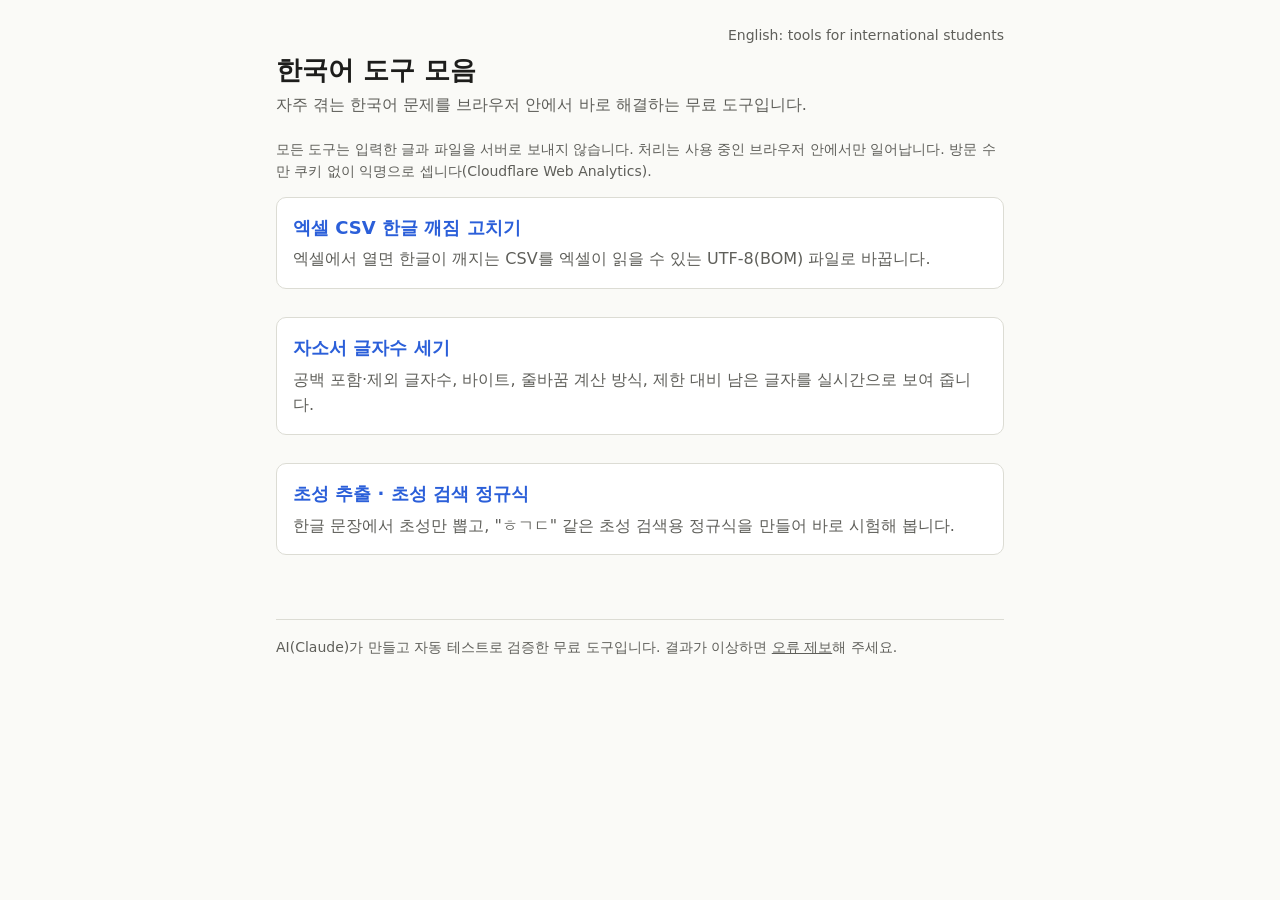
<file: index.html>
<!doctype html>
<html lang="ko">
<head>
<meta charset="utf-8">
<meta name="viewport" content="width=device-width, initial-scale=1">
<title>한국어 도구 모음 - 브라우저에서만 동작하는 무료 도구</title>
<meta name="description" content="엑셀 CSV 한글 깨짐 고치기, 자소서 글자수·바이트 세기, 초성 추출처럼 자주 겪는 한국어 문제를 브라우저 안에서 바로 해결하는 무료 도구 모음입니다.">
<link rel="stylesheet" href="assets/style.css">
<style>
  .tools { list-style: none; padding: 0; margin: 0; display: grid; gap: 12px; }
  .tools a { display: block; text-decoration: none; color: inherit; }
  .tools a:hover .card, .tools a:focus-visible .card { border-color: var(--accent); }
  .tools h2 { margin: 0 0 4px; font-size: 18px; color: var(--accent); }
  .tools p { margin: 0; color: var(--muted); }
</style>
</head>
<body>
<div class="wrap">
  <header class="site"><span></span><a class="home" href="en/" hreflang="en" lang="en">English: tools for international students</a></header>
  <h1>한국어 도구 모음</h1>
  <p class="lead">자주 겪는 한국어 문제를 브라우저 안에서 바로 해결하는 무료 도구입니다.</p>
  <p class="privacy">모든 도구는 입력한 글과 파일을 서버로 보내지 않습니다. 처리는 사용 중인 브라우저 안에서만 일어납니다. 방문 수만 쿠키 없이 익명으로 셉니다(Cloudflare Web Analytics).</p>

  <ul class="tools">
    <li><a href="csv-fix/"><div class="card">
      <h2>엑셀 CSV 한글 깨짐 고치기</h2>
      <p>엑셀에서 열면 한글이 깨지는 CSV를 엑셀이 읽을 수 있는 UTF-8(BOM) 파일로 바꿉니다.</p>
    </div></a></li>
    <li><a href="char-count/"><div class="card">
      <h2>자소서 글자수 세기</h2>
      <p>공백 포함·제외 글자수, 바이트, 줄바꿈 계산 방식, 제한 대비 남은 글자를 실시간으로 보여 줍니다.</p>
    </div></a></li>
    <li><a href="chosung/"><div class="card">
      <h2>초성 추출 · 초성 검색 정규식</h2>
      <p>한글 문장에서 초성만 뽑고, "ㅎㄱㄷ" 같은 초성 검색용 정규식을 만들어 바로 시험해 봅니다.</p>
    </div></a></li>
  </ul>

  <footer class="site">
    AI(Claude)가 만들고 자동 테스트로 검증한 무료 도구입니다. 결과가 이상하면 <a href="https://github.com/ghwnd8938-netizen/hangul-tools/issues">오류 제보</a>해 주세요.<br>
    <span id="support"></span>
  </footer>
</div>
<!-- Cloudflare Web Analytics --><script type='module' src='https://static.cloudflareinsights.com/beacon.min.js' data-cf-beacon='{"token": "afccc6780c41436a98f3edf4b175fd0a"}'></script><!-- End Cloudflare Web Analytics -->
</body>
</html>
</file>
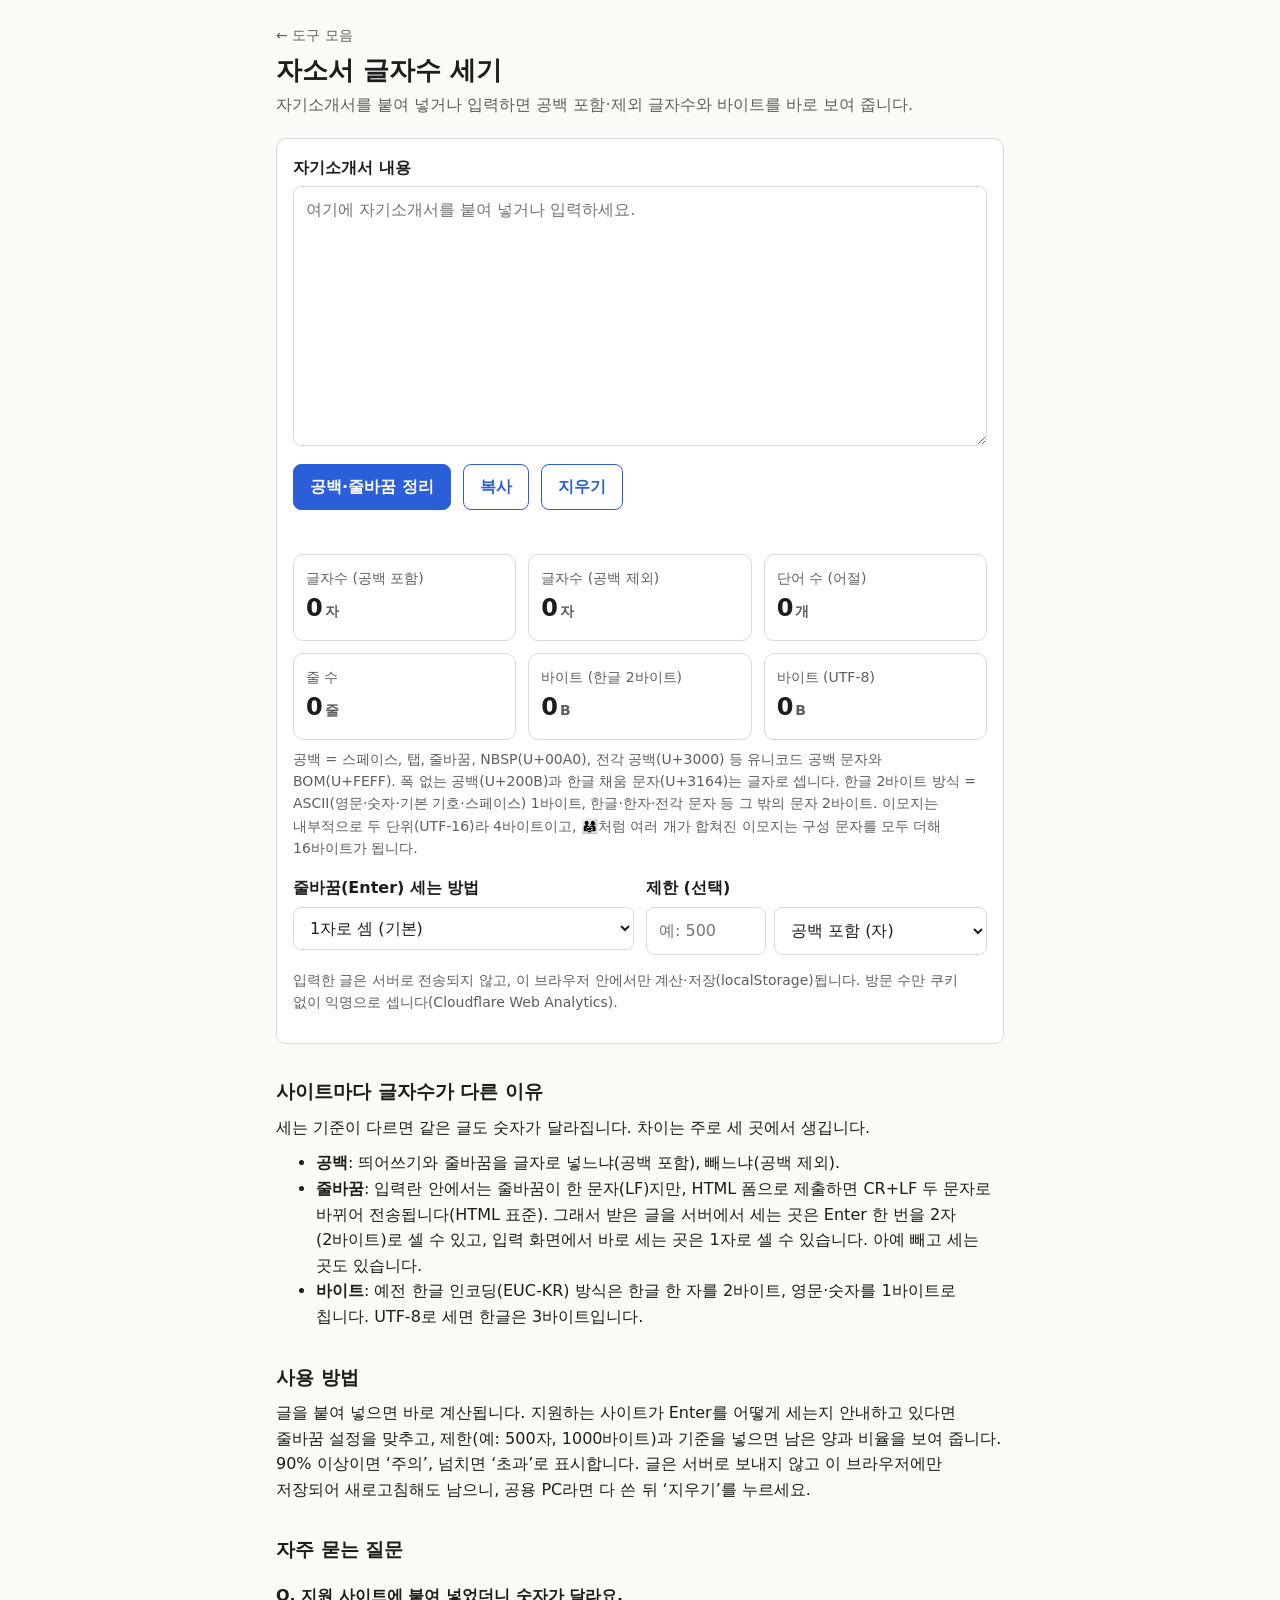
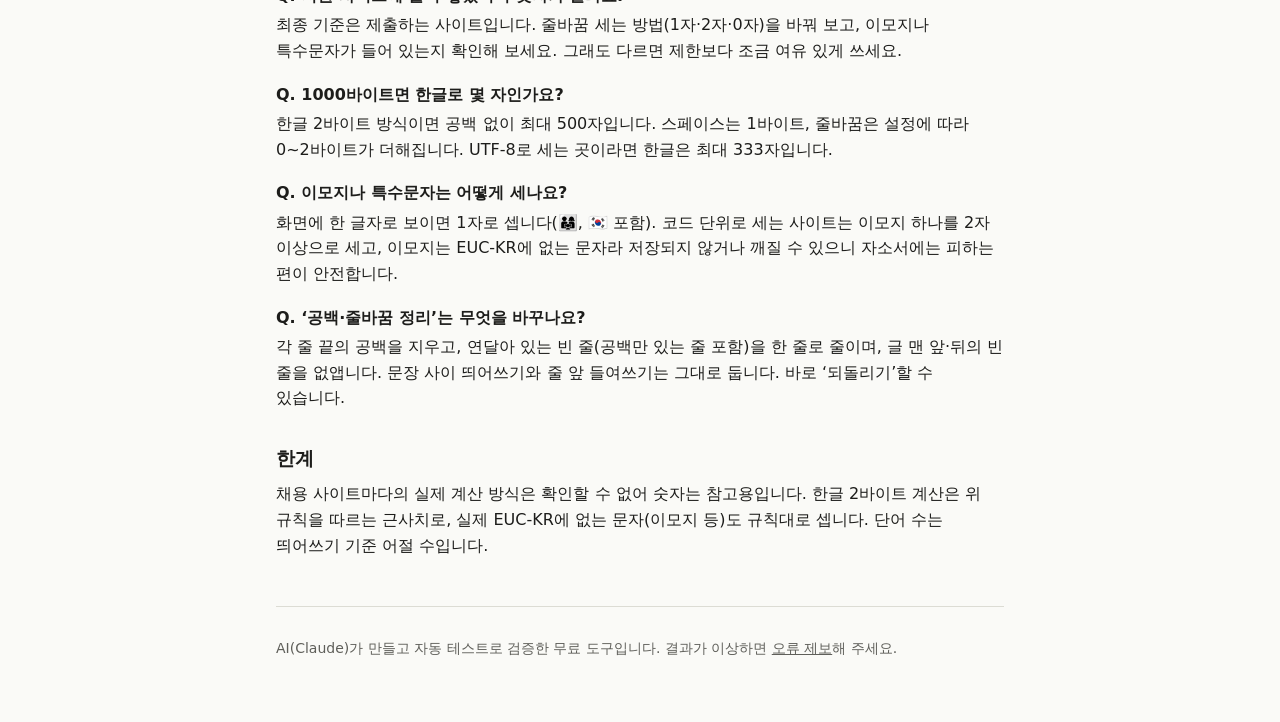
<file: char-count/index.html>
<!doctype html>
<html lang="ko">
<head>
<meta charset="utf-8">
<meta name="viewport" content="width=device-width, initial-scale=1">
<title>자소서 글자수 세기 (공백 포함·제외, 바이트) - 무료 온라인 도구</title>
<meta name="description" content="자기소개서 글자수를 공백 포함·제외, 단어 수, 줄 수, 바이트(한글 2바이트·UTF-8)로 입력하는 즉시 셉니다. 줄바꿈을 1자·2자·0자로 세는 방식을 고를 수 있고, 글은 브라우저 밖으로 전송되지 않습니다.">
<link rel="stylesheet" href="../assets/style.css">
<style>
  :root { color-scheme: light dark; }
  [hidden] { display: none !important; }
  .card .stats { grid-template-columns: repeat(2, minmax(0, 1fr)); margin: 16px 0 8px; }
  @media (min-width: 560px) { .card .stats { grid-template-columns: repeat(3, minmax(0, 1fr)); } }
  .lead, .stat .k, .note, .msg, .limit-text, .privacy, .explain, footer.site { word-break: keep-all; overflow-wrap: anywhere; }
  .stat .v { overflow-wrap: anywhere; }
  .stat .v small { font-size: 14px; font-weight: 600; color: var(--muted); margin-left: 2px; }
  .note { font-size: 14px; color: var(--muted); margin: 4px 0 0; }
  .tools { margin-top: 10px; }
  .msg { font-size: 14px; color: var(--muted); min-height: 1.6em; margin: 6px 0 0; }
  .settings { display: grid; grid-template-columns: repeat(auto-fit, minmax(200px, 1fr)); gap: 12px; margin-top: 16px; }
  .settings > div { min-width: 0; }
  .limit-inputs { display: flex; gap: 8px; flex-wrap: wrap; }
  .limit-inputs input { flex: 0 0 7.5em; width: 7.5em; }
  .limit-inputs select { flex: 1 1 9em; width: auto; min-width: 0; }
  .limit-box { margin-top: 14px; padding: 12px; border: 1px solid var(--border); border-radius: 8px; }
  .limit-text { font-weight: 700; margin: 0 0 8px; font-variant-numeric: tabular-nums; }
  .bar { height: 10px; background: var(--code-bg); border-radius: 5px; overflow: hidden; }
  .bar .fill { height: 100%; width: 0; background: currentColor; border-radius: 5px; }
  textarea#text { min-height: 260px; }
  button:focus-visible, select:focus-visible, input:focus-visible, textarea:focus-visible, a:focus-visible {
    outline: 3px solid var(--accent); outline-offset: 2px; }
  .explain h3 { font-size: 16px; margin: 18px 0 4px; }
  .explain p, .explain ul { margin: 0 0 10px; }
</style>
</head>
<body>
<div class="wrap">
  <header class="site">
    <a class="home" href="../">← 도구 모음</a>
  </header>

  <main>
    <h1>자소서 글자수 세기</h1>
    <p class="lead">자기소개서를 붙여 넣거나 입력하면 공백 포함·제외 글자수와 바이트를 바로 보여 줍니다.</p>

    <section class="card" aria-label="글자수 세기 도구">
      <label for="text">자기소개서 내용</label>
      <textarea id="text" spellcheck="false" placeholder="여기에 자기소개서를 붙여 넣거나 입력하세요."></textarea>

      <div class="row tools">
        <button type="button" id="btn-tidy">공백·줄바꿈 정리</button>
        <button type="button" id="btn-copy" class="secondary">복사</button>
        <button type="button" id="btn-clear" class="secondary">지우기</button>
        <button type="button" id="btn-undo" class="secondary" hidden>되돌리기</button>
      </div>
      <p class="msg" id="msg" role="status" aria-live="polite"></p>

      <div class="stats" id="stats">
        <div class="stat"><div class="k">글자수 (공백 포함)</div><div class="v"><span id="c-with">0</span><small>자</small></div></div>
        <div class="stat"><div class="k">글자수 (공백 제외)</div><div class="v"><span id="c-without">0</span><small>자</small></div></div>
        <div class="stat"><div class="k">단어 수 (어절)</div><div class="v"><span id="c-words">0</span><small>개</small></div></div>
        <div class="stat"><div class="k">줄 수</div><div class="v"><span id="c-lines">0</span><small>줄</small></div></div>
        <div class="stat"><div class="k">바이트 (한글 2바이트)</div><div class="v"><span id="c-euckr">0</span><small>B</small></div></div>
        <div class="stat"><div class="k">바이트 (UTF-8)</div><div class="v"><span id="c-utf8">0</span><small>B</small></div></div>
      </div>
      <p class="note">공백 = 스페이스, 탭, 줄바꿈, NBSP(U+00A0), 전각 공백(U+3000) 등 유니코드 공백 문자와 BOM(U+FEFF). 폭 없는 공백(U+200B)과 한글 채움 문자(U+3164)는 글자로 셉니다.
        한글 2바이트 방식 = ASCII(영문·숫자·기본 기호·스페이스) 1바이트, 한글·한자·전각 문자 등 그 밖의 문자 2바이트. 이모지는 내부적으로 두 단위(UTF-16)라 4바이트이고, 👨‍👩‍👧처럼 여러 개가 합쳐진 이모지는 구성 문자를 모두 더해 16바이트가 됩니다.</p>
      <p class="note" id="fallback-note" hidden>이 브라우저는 글자 분리 기능(Intl.Segmenter)을 지원하지 않아, 이모지·결합 문자는 근사 규칙으로 셉니다.</p>

      <div class="settings">
        <div>
          <label for="newline">줄바꿈(Enter) 세는 방법</label>
          <select id="newline">
            <option value="1">1자로 셈 (기본)</option>
            <option value="2">2자로 셈 (CRLF 방식)</option>
            <option value="0">세지 않음 (0자)</option>
          </select>
        </div>
        <div>
          <label for="limit">제한 (선택)</label>
          <div class="limit-inputs">
            <input type="text" id="limit" inputmode="numeric" autocomplete="off" placeholder="예: 500" aria-describedby="limit-text">
            <select id="mode" aria-label="제한 기준">
              <option value="with">공백 포함 (자)</option>
              <option value="without">공백 제외 (자)</option>
              <option value="euckr">바이트 (한글 2바이트)</option>
              <option value="utf8">바이트 (UTF-8)</option>
            </select>
          </div>
        </div>
      </div>

      <div class="limit-box" id="limit-box" hidden>
        <p class="limit-text" id="limit-text"></p>
        <div class="bar" id="limit-bar" aria-hidden="true"><div class="fill" id="limit-fill"></div></div>
      </div>
      <p class="sr-only" id="limit-alert" aria-live="polite"></p>

      <p class="privacy">입력한 글은 서버로 전송되지 않고, 이 브라우저 안에서만 계산·저장(localStorage)됩니다. 방문 수만 쿠키 없이 익명으로 셉니다(Cloudflare Web Analytics).</p>
    </section>

    <section class="explain">
      <h2>사이트마다 글자수가 다른 이유</h2>
      <p>세는 기준이 다르면 같은 글도 숫자가 달라집니다. 차이는 주로 세 곳에서 생깁니다.</p>
      <ul>
        <li><strong>공백</strong>: 띄어쓰기와 줄바꿈을 글자로 넣느냐(공백 포함), 빼느냐(공백 제외).</li>
        <li><strong>줄바꿈</strong>: 입력란 안에서는 줄바꿈이 한 문자(LF)지만, HTML 폼으로 제출하면 CR+LF 두 문자로 바뀌어 전송됩니다(HTML 표준). 그래서 받은 글을 서버에서 세는 곳은 Enter 한 번을 2자(2바이트)로 셀 수 있고, 입력 화면에서 바로 세는 곳은 1자로 셀 수 있습니다. 아예 빼고 세는 곳도 있습니다.</li>
        <li><strong>바이트</strong>: 예전 한글 인코딩(EUC-KR) 방식은 한글 한 자를 2바이트, 영문·숫자를 1바이트로 칩니다. UTF-8로 세면 한글은 3바이트입니다.</li>
      </ul>

      <h2>사용 방법</h2>
      <p>글을 붙여 넣으면 바로 계산됩니다. 지원하는 사이트가 Enter를 어떻게 세는지 안내하고 있다면 줄바꿈 설정을 맞추고, 제한(예: 500자, 1000바이트)과 기준을 넣으면 남은 양과 비율을 보여 줍니다. 90% 이상이면 ‘주의’, 넘치면 ‘초과’로 표시합니다. 글은 서버로 보내지 않고 이 브라우저에만 저장되어 새로고침해도 남으니, 공용 PC라면 다 쓴 뒤 ‘지우기’를 누르세요.</p>

      <h2>자주 묻는 질문</h2>
      <h3>Q. 지원 사이트에 붙여 넣었더니 숫자가 달라요.</h3>
      <p>최종 기준은 제출하는 사이트입니다. 줄바꿈 세는 방법(1자·2자·0자)을 바꿔 보고, 이모지나 특수문자가 들어 있는지 확인해 보세요. 그래도 다르면 제한보다 조금 여유 있게 쓰세요.</p>
      <h3>Q. 1000바이트면 한글로 몇 자인가요?</h3>
      <p>한글 2바이트 방식이면 공백 없이 최대 500자입니다. 스페이스는 1바이트, 줄바꿈은 설정에 따라 0~2바이트가 더해집니다. UTF-8로 세는 곳이라면 한글은 최대 333자입니다.</p>
      <h3>Q. 이모지나 특수문자는 어떻게 세나요?</h3>
      <p>화면에 한 글자로 보이면 1자로 셉니다(👨‍👩‍👧, 🇰🇷 포함). 코드 단위로 세는 사이트는 이모지 하나를 2자 이상으로 세고, 이모지는 EUC-KR에 없는 문자라 저장되지 않거나 깨질 수 있으니 자소서에는 피하는 편이 안전합니다.</p>
      <h3>Q. ‘공백·줄바꿈 정리’는 무엇을 바꾸나요?</h3>
      <p>각 줄 끝의 공백을 지우고, 연달아 있는 빈 줄(공백만 있는 줄 포함)을 한 줄로 줄이며, 글 맨 앞·뒤의 빈 줄을 없앱니다. 문장 사이 띄어쓰기와 줄 앞 들여쓰기는 그대로 둡니다. 바로 ‘되돌리기’할 수 있습니다.</p>

      <h2>한계</h2>
      <p>채용 사이트마다의 실제 계산 방식은 확인할 수 없어 숫자는 참고용입니다. 한글 2바이트 계산은 위 규칙을 따르는 근사치로, 실제 EUC-KR에 없는 문자(이모지 등)도 규칙대로 셉니다. 단어 수는 띄어쓰기 기준 어절 수입니다.</p>
    </section>
  </main>

  <footer class="site">
    <p>AI(Claude)가 만들고 자동 테스트로 검증한 무료 도구입니다. 결과가 이상하면 <a href="https://github.com/ghwnd8938-netizen/hangul-tools/issues">오류 제보</a>해 주세요.</p>
    <p><span id="support"></span></p>
  </footer>
</div>

<script src="tool.js"></script>
<script>
(function () {
  'use strict';
  var CC = window.CharCount;
  var STORE_KEY = 'hangul-tools:char-count:v1';

  var $ = function (id) { return document.getElementById(id); };
  var ta = $('text'), nlSel = $('newline'), limitIn = $('limit'), modeSel = $('mode');
  var msg = $('msg'), undoBtn = $('btn-undo');
  var out = {
    withSpaces: $('c-with'), withoutSpaces: $('c-without'), words: $('c-words'),
    lines: $('c-lines'), eucKrBytes: $('c-euckr'), utf8Bytes: $('c-utf8')
  };
  var undoText = null;
  var lastLevel = null;
  var saveTimer = null, renderTimer = null, saveWarned = false;

  if (!CC.nativeSegmenter) $('fallback-note').hidden = false;

  function fmt(n) { return n.toLocaleString('ko-KR'); }

  function setMsg(text) { msg.textContent = text; }

  function load() {
    try {
      var raw = window.localStorage.getItem(STORE_KEY);
      if (!raw) return;
      var s = JSON.parse(raw);
      if (typeof s.text === 'string') ta.value = s.text;
      if (s.newline === '0' || s.newline === '1' || s.newline === '2') nlSel.value = s.newline;
      if (typeof s.limit === 'string') limitIn.value = s.limit;
      if (s.mode && modeSel.querySelector('option[value="' + s.mode + '"]')) modeSel.value = s.mode;
    } catch (e) { /* 저장소를 쓸 수 없는 환경: 무시 */ }
  }

  function saveNow() {
    clearTimeout(saveTimer);
    saveTimer = null;
    try {
      window.localStorage.setItem(STORE_KEY, JSON.stringify({
        text: ta.value, newline: nlSel.value, limit: limitIn.value, mode: modeSel.value
      }));
    } catch (e) {
      if (!saveWarned && ta.value) {
        saveWarned = true;
        setMsg('브라우저 저장소를 쓸 수 없어 자동 저장이 되지 않습니다. 새로고침 전에 따로 보관해 주세요.');
      }
    }
  }

  function scheduleSave() {
    clearTimeout(saveTimer);
    saveTimer = setTimeout(saveNow, 300);
  }

  function render() {
    renderTimer = null;
    var c = CC.count(ta.value, { newline: Number(nlSel.value) });
    for (var k in out) out[k].textContent = fmt(c[k]);

    var st = CC.limitStatus(c, limitIn.value, modeSel.value);
    var box = $('limit-box'), lt = $('limit-text'), bar = $('limit-bar');
    if (!st) {
      lastLevel = null;
      $('limit-alert').textContent = '';
      var bad = limitIn.value.trim() !== '';
      limitIn.setAttribute('aria-invalid', bad ? 'true' : 'false');
      box.hidden = !bad;
      lt.textContent = ''; // aria-describedby 가 옛 문구를 읽지 않도록
      if (bad) {
        // 알아볼 수 없는 값을 조용히 무시하지 않고 알려 줍니다.
        lt.textContent = '제한 값을 알아볼 수 없습니다. 1 이상의 숫자로 넣어 주세요 (예: 500, 1,000).';
        lt.className = 'limit-text';
        bar.hidden = true;
      }
      return;
    }
    limitIn.setAttribute('aria-invalid', 'false');
    box.hidden = false;
    bar.hidden = false;
    var u = st.unit;
    var text;
    if (st.level === 'err') {
      text = '초과 — ' + fmt(st.over) + u + ' 넘음 (' + fmt(st.used) + ' / ' + fmt(st.limit) + u + ', ' + st.percent + '%)';
    } else {
      text = (st.level === 'warn' ? '주의' : '여유') + ' — 남은 ' + fmt(st.remaining) + u +
        ' (' + fmt(st.used) + ' / ' + fmt(st.limit) + u + ', ' + st.percent + '%)';
    }
    lt.textContent = text;
    lt.className = 'limit-text ' + st.level;
    bar.className = 'bar ' + st.level;
    $('limit-fill').style.width = Math.min(100, st.percent) + '%';

    if (st.level !== lastLevel) {
      if (lastLevel !== null || st.level !== 'ok') {
        $('limit-alert').textContent = st.level === 'err' ? '제한을 초과했습니다.' :
          st.level === 'warn' ? '제한의 90% 이상을 썼습니다.' : '제한 안에 들어왔습니다.';
      }
      lastLevel = st.level;
    }
  }

  function scheduleRender() {
    // 아주 긴 글은 입력이 잠시 멈출 때 계산해 타이핑이 끊기지 않게 합니다.
    if (ta.value.length > 30000) {
      clearTimeout(renderTimer);
      renderTimer = setTimeout(render, 150);
    } else {
      clearTimeout(renderTimer);
      render();
    }
  }

  function replaceText(newText, message) {
    undoText = ta.value;
    ta.value = newText;
    undoBtn.hidden = false;
    setMsg(message);
    render();
    saveNow();
  }

  ta.addEventListener('input', function () {
    if (!undoBtn.hidden) { undoBtn.hidden = true; undoText = null; }
    scheduleRender();
    scheduleSave();
  });
  [nlSel, limitIn, modeSel].forEach(function (el) {
    el.addEventListener('input', function () { render(); scheduleSave(); });
    el.addEventListener('change', function () { render(); scheduleSave(); });
  });

  $('btn-tidy').addEventListener('click', function () {
    var before = ta.value;
    var after = CC.tidy(before);
    if (after === before.replace(/\r\n?/g, '\n')) {
      setMsg('정리할 공백이나 빈 줄이 없습니다.');
      return;
    }
    var nl = Number(nlSel.value);
    var diff = CC.count(before, { newline: nl }).withSpaces - CC.count(after, { newline: nl }).withSpaces;
    replaceText(after, diff > 0 ? '정리했습니다. 공백 포함 글자수가 ' + fmt(diff) + '자 줄었습니다.' :
      '정리했습니다. 공백 포함 글자수는 그대로입니다' + (nl === 0 ? ' (줄바꿈을 0자로 세는 중).' : '.'));
  });

  $('btn-clear').addEventListener('click', function () {
    if (!ta.value) { setMsg('지울 내용이 없습니다.'); ta.focus(); return; }
    replaceText('', '지웠습니다. 실수였다면 ‘되돌리기’를 누르세요.');
    ta.focus();
  });

  undoBtn.addEventListener('click', function () {
    if (undoText === null) return;
    ta.value = undoText;
    undoText = null;
    undoBtn.hidden = true;
    setMsg('되돌렸습니다.');
    render();
    saveNow();
    ta.focus();
  });

  function copyFallback() {
    var start = ta.selectionStart, end = ta.selectionEnd;
    ta.focus();
    ta.select();
    var ok = false;
    try { ok = document.execCommand('copy'); } catch (e) { ok = false; }
    ta.setSelectionRange(start, end);
    return ok;
  }

  $('btn-copy').addEventListener('click', function () {
    var text = ta.value;
    if (!text) { setMsg('복사할 내용이 없습니다.'); return; }
    var done = function (ok) {
      setMsg(ok ? '전체 글을 클립보드에 복사했습니다.' : '복사하지 못했습니다. 글을 직접 선택해 복사해 주세요.');
    };
    if (navigator.clipboard && navigator.clipboard.writeText) {
      navigator.clipboard.writeText(text).then(function () { done(true); }, function () { done(copyFallback()); });
    } else {
      done(copyFallback());
    }
  });

  window.addEventListener('pagehide', function () { if (saveTimer) saveNow(); });

  load();
  render();
})();
</script>
<!-- Cloudflare Web Analytics --><script type='module' src='https://static.cloudflareinsights.com/beacon.min.js' data-cf-beacon='{"token": "afccc6780c41436a98f3edf4b175fd0a"}'></script><!-- End Cloudflare Web Analytics -->
</body>
</html>
</file>
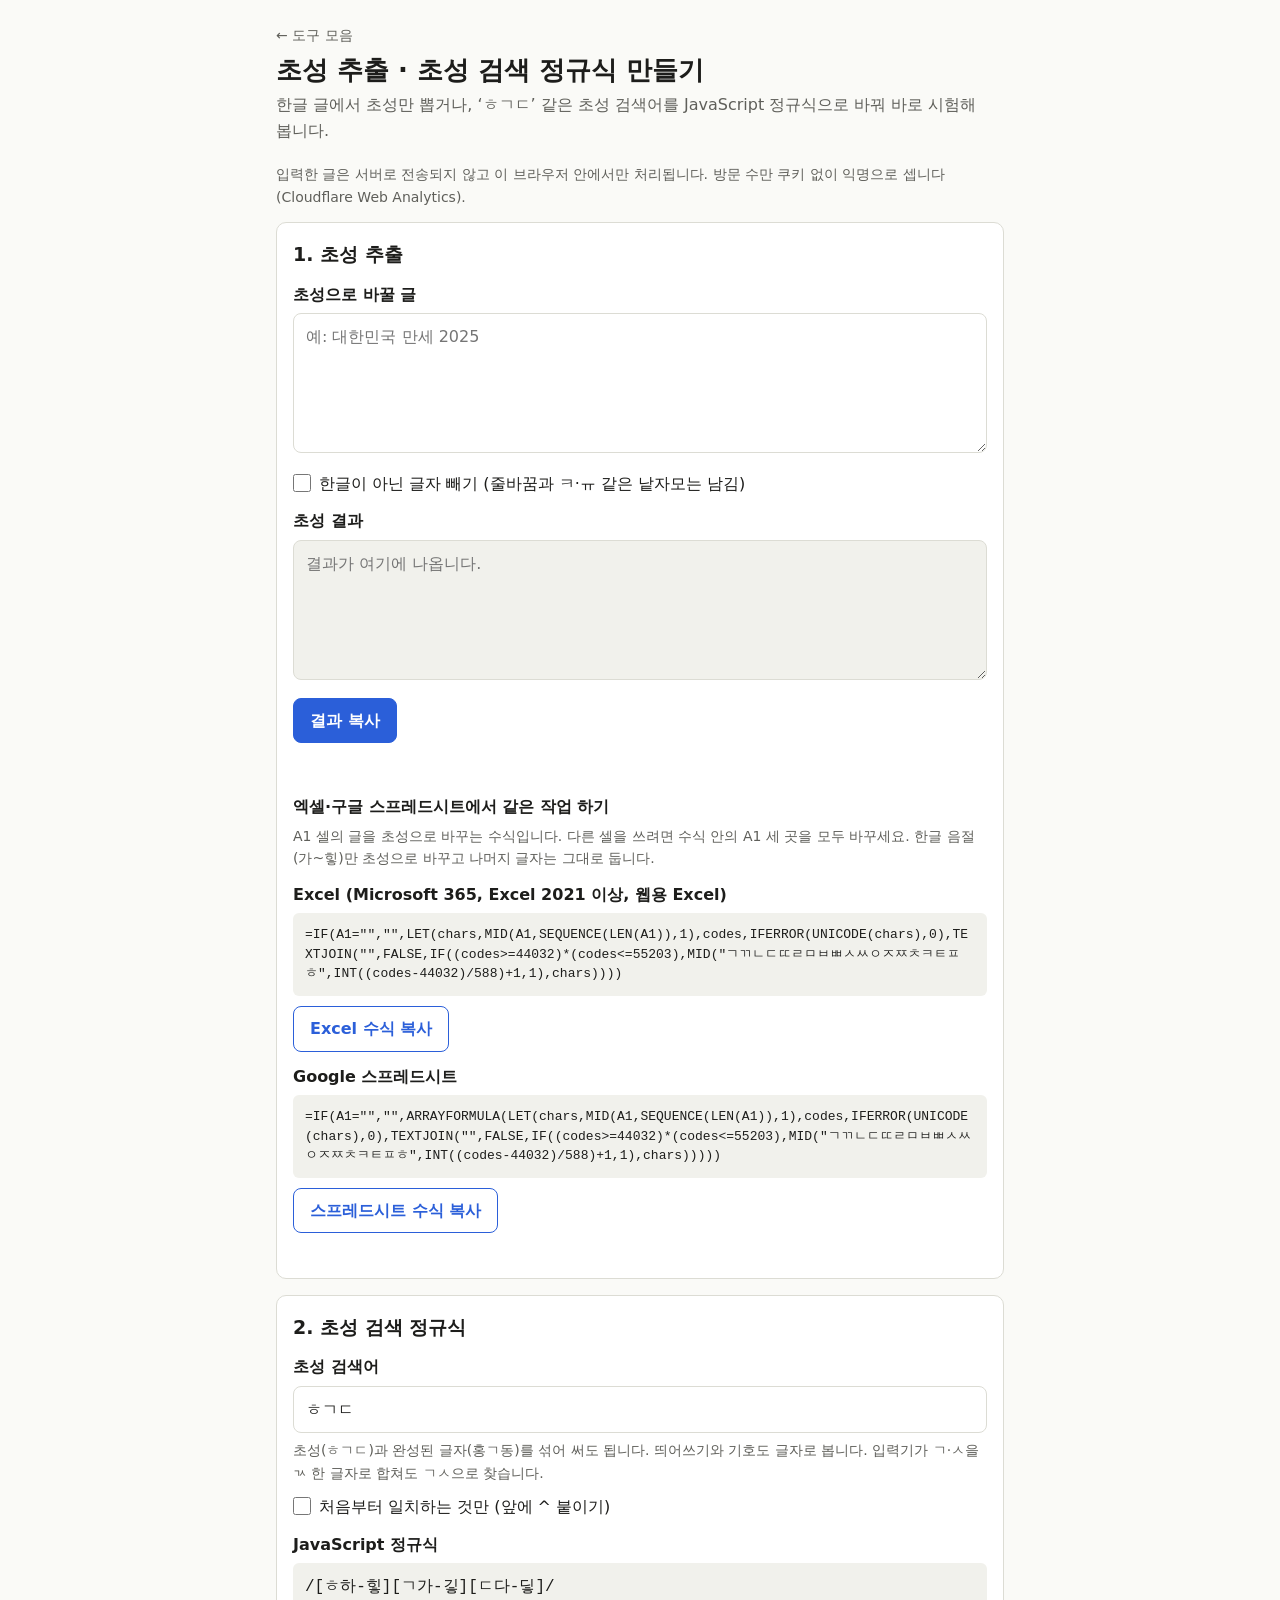
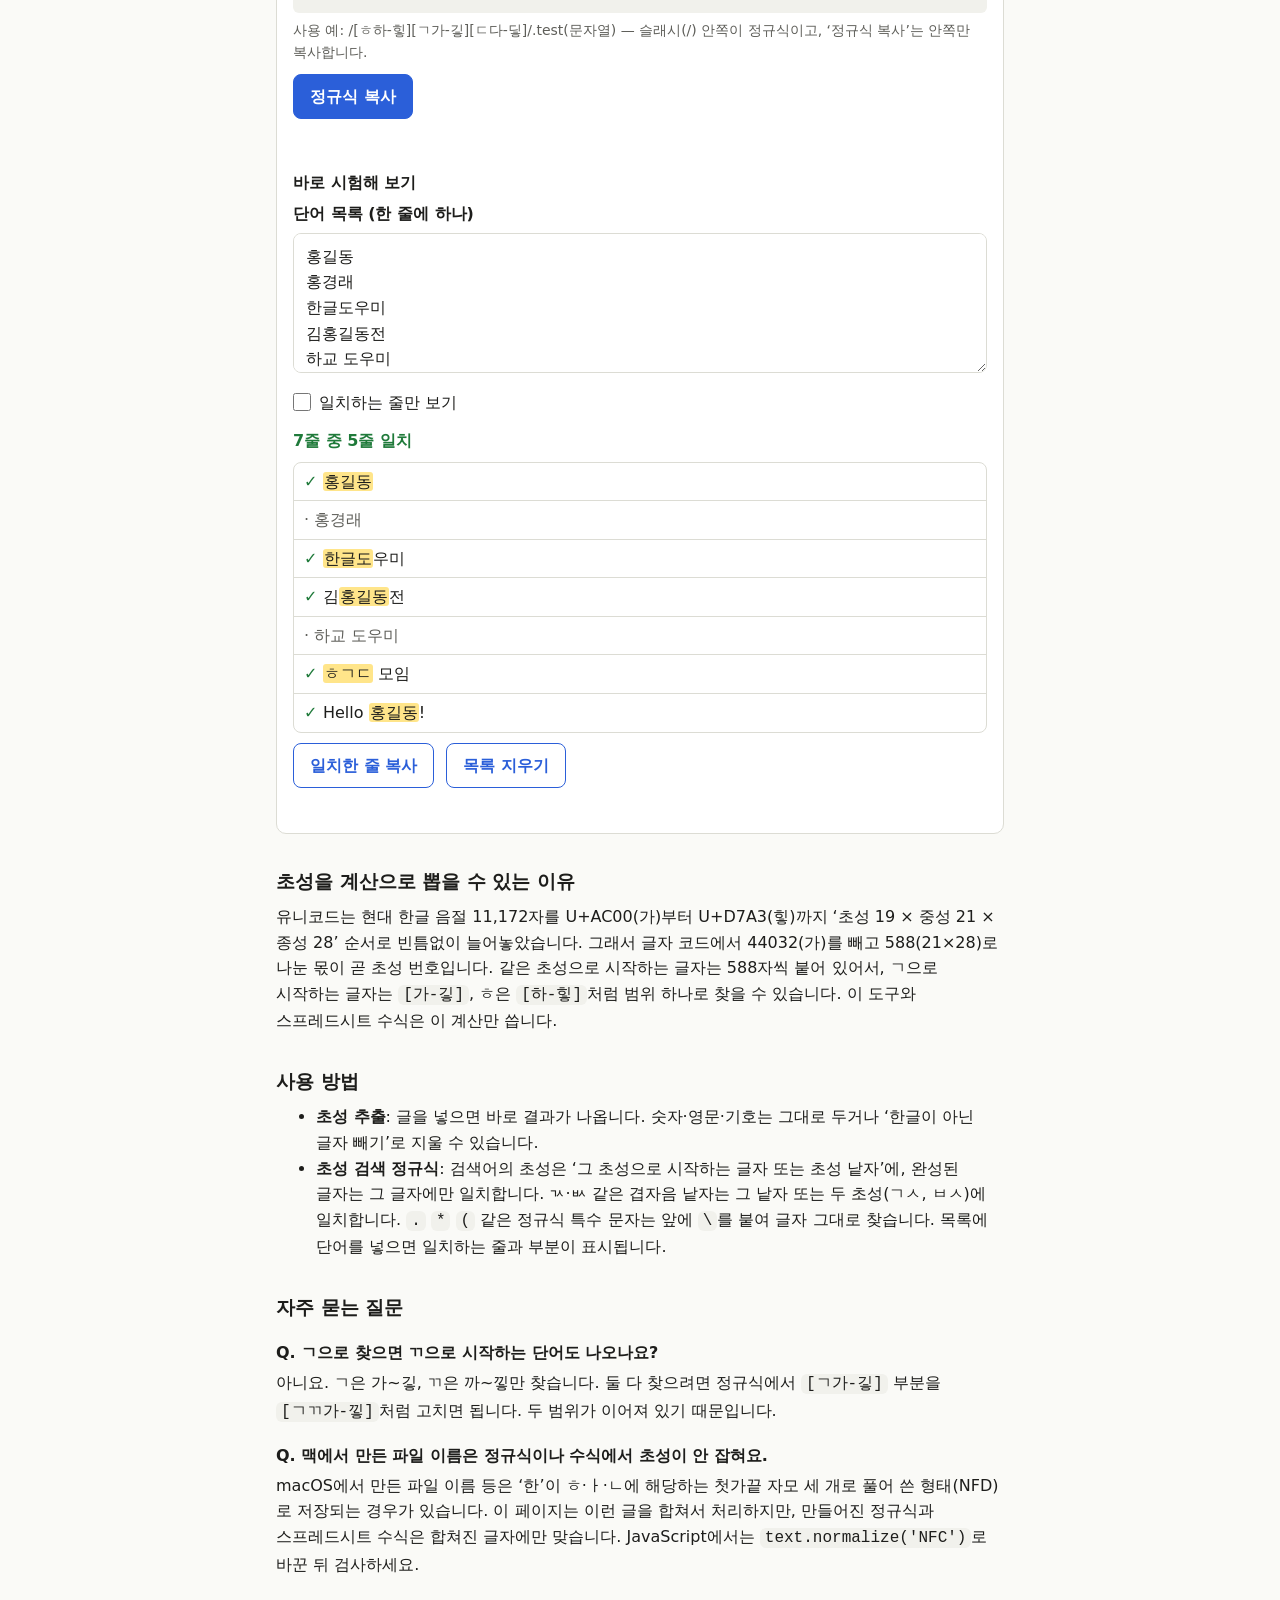
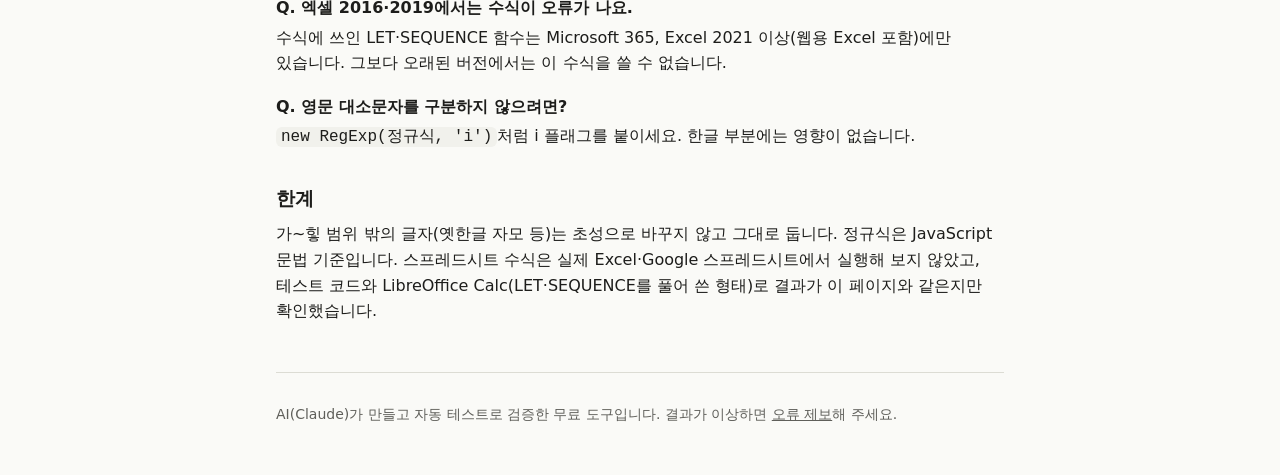
<file: chosung/index.html>
<!doctype html>
<html lang="ko">
<head>
<meta charset="utf-8">
<meta name="viewport" content="width=device-width, initial-scale=1">
<title>초성 추출 · 초성 검색 정규식 만들기 - 무료 온라인 도구</title>
<meta name="description" content="한글 문장에서 초성(ㄱㄴㄷ)만 뽑고, ㅎㄱㄷ처럼 초성으로 찾는 JavaScript 정규식을 만들어 단어 목록에서 바로 시험합니다. 엑셀·구글 스프레드시트용 초성 추출 수식도 있으며, 입력한 글은 브라우저 밖으로 전송되지 않습니다.">
<link rel="stylesheet" href="../assets/style.css">
<style>
  [hidden] { display: none !important; }
  .lead, .note, .msg, .privacy, .explain, footer.site, .count, .check span { word-break: keep-all; overflow-wrap: anywhere; }
  .card h2 { margin: 0 0 12px; }
  .card h3 { font-size: 16px; margin: 22px 0 6px; }
  .card textarea { min-height: 140px; }
  textarea#out { background: var(--code-bg); }
  .check { display: flex; gap: 8px; align-items: flex-start; font-weight: 400; margin: 10px 0 12px; cursor: pointer; }
  .check input { width: 18px; height: 18px; margin: 3px 0 0; flex: 0 0 auto; accent-color: var(--accent); }
  .note { font-size: 14px; color: var(--muted); margin: 6px 0 0; }
  .msg { font-size: 14px; color: var(--muted); min-height: 1.6em; margin: 6px 0 0; }
  .field-title { font-weight: 600; margin: 12px 0 6px; }
  .tools { margin-top: 10px; }
  pre { margin: 0; }
  pre.formula { font-size: 13px; line-height: 1.5; }
  pre#re-src { font-size: 16px; min-height: 2.6em; }
  .count { font-weight: 600; margin: 4px 0 8px; }
  .results { list-style: none; margin: 0; padding: 0; border: 1px solid var(--border); border-radius: 8px;
    max-height: 360px; overflow-y: auto; }
  .results li { padding: 6px 10px; border-bottom: 1px solid var(--border); overflow-wrap: anywhere; white-space: pre-wrap; }
  .results li:last-child { border-bottom: 0; }
  .results li.miss { color: var(--muted); }
  .results li.hit::before { content: "✓ "; color: var(--ok); font-weight: 700; }
  .results li.miss::before { content: "· "; }
  .results li.idle::before { content: "· "; color: var(--muted); }
  .results.only li.miss { display: none; }
  .results:empty { display: none; }
  mark { background: #ffe58a; color: #1d1d1b; border-radius: 3px; padding: 0 1px; }
  button:focus-visible, input:focus-visible, textarea:focus-visible, a:focus-visible, .results:focus-visible {
    outline: 3px solid var(--accent); outline-offset: 2px; }
  .explain h3 { font-size: 16px; margin: 18px 0 4px; }
  .explain p, .explain ul { margin: 0 0 10px; }
</style>
</head>
<body>
<div class="wrap">
  <header class="site">
    <a class="home" href="../">← 도구 모음</a>
  </header>

  <main>
    <h1>초성 추출 · 초성 검색 정규식 만들기</h1>
    <p class="lead">한글 글에서 초성만 뽑거나, ‘ㅎㄱㄷ’ 같은 초성 검색어를 JavaScript 정규식으로 바꿔 바로 시험해 봅니다.</p>
    <p class="privacy">입력한 글은 서버로 전송되지 않고 이 브라우저 안에서만 처리됩니다. 방문 수만 쿠키 없이 익명으로 셉니다(Cloudflare Web Analytics).</p>

    <section class="card" aria-labelledby="h-extract">
      <h2 id="h-extract">1. 초성 추출</h2>
      <label for="src">초성으로 바꿀 글</label>
      <textarea id="src" spellcheck="false" placeholder="예: 대한민국 만세 2025"></textarea>
      <label class="check" for="drop"><input type="checkbox" id="drop"> <span>한글이 아닌 글자 빼기 (줄바꿈과 ㅋ·ㅠ 같은 낱자모는 남김)</span></label>

      <label for="out">초성 결과</label>
      <textarea id="out" readonly spellcheck="false" placeholder="결과가 여기에 나옵니다."></textarea>
      <div class="row tools">
        <button type="button" id="copy-out">결과 복사</button>
      </div>
      <p class="msg" id="msg1" role="status" aria-live="polite"></p>

      <h3>엑셀·구글 스프레드시트에서 같은 작업 하기</h3>
      <p class="note">A1 셀의 글을 초성으로 바꾸는 수식입니다. 다른 셀을 쓰려면 수식 안의 A1 세 곳을 모두 바꾸세요. 한글 음절(가~힣)만 초성으로 바꾸고 나머지 글자는 그대로 둡니다.</p>
      <p class="field-title" id="t-excel">Excel (Microsoft 365, Excel 2021 이상, 웹용 Excel)</p>
      <pre class="formula" id="f-excel"></pre>
      <div class="row tools"><button type="button" class="secondary" id="copy-excel">Excel 수식 복사</button></div>
      <p class="field-title" id="t-sheets">Google 스프레드시트</p>
      <pre class="formula" id="f-sheets"></pre>
      <div class="row tools"><button type="button" class="secondary" id="copy-sheets">스프레드시트 수식 복사</button></div>
      <p class="msg" id="msg-f" role="status" aria-live="polite"></p>
    </section>

    <section class="card" aria-labelledby="h-regex">
      <h2 id="h-regex">2. 초성 검색 정규식</h2>
      <label for="q">초성 검색어</label>
      <input type="text" id="q" value="ㅎㄱㄷ" autocomplete="off" spellcheck="false" aria-describedby="q-note">
      <p class="note" id="q-note">초성(ㅎㄱㄷ)과 완성된 글자(홍ㄱ동)를 섞어 써도 됩니다. 띄어쓰기와 기호도 글자로 봅니다. 입력기가 ㄱ·ㅅ을 ㄳ 한 글자로 합쳐도 ㄱㅅ으로 찾습니다.</p>
      <label class="check" for="prefix"><input type="checkbox" id="prefix"> <span>처음부터 일치하는 것만 (앞에 ^ 붙이기)</span></label>

      <p class="field-title" id="t-re">JavaScript 정규식</p>
      <pre id="re-src"></pre>
      <p class="note" id="re-usage"></p>
      <div class="row tools">
        <button type="button" id="copy-re">정규식 복사</button>
      </div>
      <p class="msg" id="msg2" role="status" aria-live="polite"></p>

      <h3>바로 시험해 보기</h3>
      <label for="words">단어 목록 (한 줄에 하나)</label>
      <textarea id="words" spellcheck="false">홍길동
홍경래
한글도우미
김홍길동전
하교 도우미
ㅎㄱㄷ 모임
Hello 홍길동!</textarea>
      <label class="check" for="only"><input type="checkbox" id="only"> <span>일치하는 줄만 보기</span></label>
      <p class="count" id="count" role="status" aria-live="polite"></p>
      <ul class="results" id="results" aria-label="검사 결과" tabindex="0"></ul>
      <p class="note" id="cap-note" hidden></p>
      <div class="row tools">
        <button type="button" class="secondary" id="copy-matches">일치한 줄 복사</button>
        <button type="button" class="secondary" id="clear-words">목록 지우기</button>
      </div>
      <p class="msg" id="msg3" role="status" aria-live="polite"></p>
    </section>

    <section class="explain">
      <h2>초성을 계산으로 뽑을 수 있는 이유</h2>
      <p>유니코드는 현대 한글 음절 11,172자를 U+AC00(가)부터 U+D7A3(힣)까지 ‘초성 19 × 중성 21 × 종성 28’ 순서로 빈틈없이 늘어놓았습니다. 그래서 글자 코드에서 44032(가)를 빼고 588(21×28)로 나눈 몫이 곧 초성 번호입니다. 같은 초성으로 시작하는 글자는 588자씩 붙어 있어서, ㄱ으로 시작하는 글자는 <code>[가-깋]</code>, ㅎ은 <code>[하-힣]</code>처럼 범위 하나로 찾을 수 있습니다. 이 도구와 스프레드시트 수식은 이 계산만 씁니다.</p>

      <h2>사용 방법</h2>
      <ul>
        <li><strong>초성 추출</strong>: 글을 넣으면 바로 결과가 나옵니다. 숫자·영문·기호는 그대로 두거나 ‘한글이 아닌 글자 빼기’로 지울 수 있습니다.</li>
        <li><strong>초성 검색 정규식</strong>: 검색어의 초성은 ‘그 초성으로 시작하는 글자 또는 초성 낱자’에, 완성된 글자는 그 글자에만 일치합니다. ㄳ·ㅄ 같은 겹자음 낱자는 그 낱자 또는 두 초성(ㄱㅅ, ㅂㅅ)에 일치합니다. <code>.</code> <code>*</code> <code>(</code> 같은 정규식 특수 문자는 앞에 <code>\</code>를 붙여 글자 그대로 찾습니다. 목록에 단어를 넣으면 일치하는 줄과 부분이 표시됩니다.</li>
      </ul>

      <h2>자주 묻는 질문</h2>
      <h3>Q. ㄱ으로 찾으면 ㄲ으로 시작하는 단어도 나오나요?</h3>
      <p>아니요. ㄱ은 가~깋, ㄲ은 까~낗만 찾습니다. 둘 다 찾으려면 정규식에서 <code>[ㄱ가-깋]</code> 부분을 <code>[ㄱㄲ가-낗]</code>처럼 고치면 됩니다. 두 범위가 이어져 있기 때문입니다.</p>
      <h3>Q. 맥에서 만든 파일 이름은 정규식이나 수식에서 초성이 안 잡혀요.</h3>
      <p>macOS에서 만든 파일 이름 등은 ‘한’이 ㅎ·ㅏ·ㄴ에 해당하는 첫가끝 자모 세 개로 풀어 쓴 형태(NFD)로 저장되는 경우가 있습니다. 이 페이지는 이런 글을 합쳐서 처리하지만, 만들어진 정규식과 스프레드시트 수식은 합쳐진 글자에만 맞습니다. JavaScript에서는 <code>text.normalize('NFC')</code>로 바꾼 뒤 검사하세요.</p>
      <h3>Q. 엑셀 2016·2019에서는 수식이 오류가 나요.</h3>
      <p>수식에 쓰인 LET·SEQUENCE 함수는 Microsoft 365, Excel 2021 이상(웹용 Excel 포함)에만 있습니다. 그보다 오래된 버전에서는 이 수식을 쓸 수 없습니다.</p>
      <h3>Q. 영문 대소문자를 구분하지 않으려면?</h3>
      <p><code>new RegExp(정규식, 'i')</code>처럼 i 플래그를 붙이세요. 한글 부분에는 영향이 없습니다.</p>

      <h2>한계</h2>
      <p>가~힣 범위 밖의 글자(옛한글 자모 등)는 초성으로 바꾸지 않고 그대로 둡니다. 정규식은 JavaScript 문법 기준입니다. 스프레드시트 수식은 실제 Excel·Google 스프레드시트에서 실행해 보지 않았고, 테스트 코드와 LibreOffice Calc(LET·SEQUENCE를 풀어 쓴 형태)로 결과가 이 페이지와 같은지만 확인했습니다.</p>
    </section>
  </main>

  <footer class="site">
    <p>AI(Claude)가 만들고 자동 테스트로 검증한 무료 도구입니다. 결과가 이상하면 <a href="https://github.com/ghwnd8938-netizen/hangul-tools/issues">오류 제보</a>해 주세요.</p>
    <p><span id="support"></span></p>
  </footer>
</div>

<script src="tool.js"></script>
<script>
(function () {
  'use strict';
  var CH = window.Chosung;
  var $ = function (id) { return document.getElementById(id); };
  var MAX_SHOWN = 1000;

  // ---------- 복사 ----------
  function copyText(text, msgEl, okText) {
    if (!text) { msgEl.textContent = '복사할 내용이 없습니다.'; return; }
    var done = function (ok) {
      msgEl.textContent = ok ? okText : '복사하지 못했습니다. 직접 선택해 복사해 주세요.';
    };
    var fallback = function () {
      var ta = document.createElement('textarea');
      ta.value = text;
      ta.setAttribute('readonly', '');
      ta.style.position = 'fixed';
      ta.style.top = '0';
      ta.style.left = '0';
      ta.style.width = '1px';
      ta.style.height = '1px';
      ta.style.opacity = '0';
      document.body.appendChild(ta);
      var active = document.activeElement;
      ta.select();
      var ok = false;
      try { ok = document.execCommand('copy'); } catch (e) { ok = false; }
      document.body.removeChild(ta);
      if (active && active.focus) active.focus();
      return ok;
    };
    if (navigator.clipboard && navigator.clipboard.writeText) {
      navigator.clipboard.writeText(text).then(function () { done(true); }, function () { done(fallback()); });
    } else {
      done(fallback());
    }
  }

  // ---------- 1. 초성 추출 ----------
  var src = $('src'), out = $('out'), drop = $('drop');
  var extractTimer = null;

  function renderExtract() {
    extractTimer = null;
    out.value = CH.getChosung(src.value, { keepOther: !drop.checked });
  }
  function scheduleExtract() {
    clearTimeout(extractTimer);
    if (src.value.length > 100000) extractTimer = setTimeout(renderExtract, 150);
    else renderExtract();
  }
  src.addEventListener('input', function () { $('msg1').textContent = ''; scheduleExtract(); });
  drop.addEventListener('change', renderExtract);
  $('copy-out').addEventListener('click', function () {
    if (extractTimer) { clearTimeout(extractTimer); renderExtract(); }
    copyText(out.value, $('msg1'), '초성 결과를 클립보드에 복사했습니다.');
  });

  $('f-excel').textContent = CH.EXCEL_FORMULA;
  $('f-sheets').textContent = CH.SHEETS_FORMULA;
  $('copy-excel').addEventListener('click', function () {
    copyText(CH.EXCEL_FORMULA, $('msg-f'), 'Excel 수식을 복사했습니다. 결과를 넣을 셀에 붙여 넣으세요.');
  });
  $('copy-sheets').addEventListener('click', function () {
    copyText(CH.SHEETS_FORMULA, $('msg-f'), '스프레드시트 수식을 복사했습니다. 결과를 넣을 셀에 붙여 넣으세요.');
  });

  // ---------- 2. 초성 검색 정규식 ----------
  var q = $('q'), prefix = $('prefix'), words = $('words'), only = $('only'), results = $('results');
  var listTimer = null;
  var lastMatches = [];

  function fmt(n) { return n.toLocaleString('ko-KR'); }

  function renderRegex() {
    // 검색어가 비어 있으면 ‘처음부터’ 옵션이 켜져 있어도(^만 남음) 정규식을 보여 주지 않습니다.
    var source = q.value === '' ? '' : CH.chosungRegexSource(q.value, { prefix: prefix.checked });
    $('re-src').textContent = source === '' ? '(검색어를 입력하세요)' : '/' + source + '/';
    $('re-usage').textContent = source === '' ? '' :
      '사용 예: /' + source + '/.test(문자열) — 슬래시(/) 안쪽이 정규식이고, ‘정규식 복사’는 안쪽만 복사합니다.';
    return source;
  }

  function renderList() {
    listTimer = null;
    var query = q.value;
    var opts = { prefix: prefix.checked };
    var lines = words.value.split(/\r\n|\r|\n/).filter(function (l) { return l.trim() !== ''; });
    lastMatches = CH.matchList(query, lines, opts);
    results.textContent = '';
    results.className = 'results' + (only.checked ? ' only' : '');
    var frag = document.createDocumentFragment();
    var shown = 0;
    for (var i = 0; i < lines.length && shown < MAX_SHOWN; i++) {
      var li = document.createElement('li');
      if (query === '') {
        // 검색어가 없으면 일치 여부를 표시하지 않고 줄만 보여 줍니다.
        li.className = 'idle';
        li.textContent = lines[i];
        frag.appendChild(li);
        shown++;
        continue;
      }
      var parts = CH.highlightParts(query, lines[i], opts);
      if (!parts && only.checked) continue;
      if (!parts) {
        li.className = 'miss';
        li.textContent = lines[i];
      } else {
        li.className = 'hit';
        for (var k = 0; k < parts.length; k++) {
          if (parts[k].hit) {
            var m = document.createElement('mark');
            m.textContent = parts[k].text;
            li.appendChild(m);
          } else {
            li.appendChild(document.createTextNode(parts[k].text));
          }
        }
      }
      frag.appendChild(li);
      shown++;
    }
    results.appendChild(frag);

    var count = $('count');
    if (lines.length === 0) {
      count.textContent = '시험할 단어를 위 칸에 한 줄에 하나씩 넣으세요.';
      count.className = 'count';
    } else if (query === '') {
      count.textContent = '검색어를 입력하면 일치하는 줄을 표시합니다. (' + fmt(lines.length) + '줄)';
      count.className = 'count';
    } else {
      count.textContent = fmt(lines.length) + '줄 중 ' + fmt(lastMatches.length) + '줄 일치';
      count.className = 'count ' + (lastMatches.length ? 'ok' : 'warn');
    }
    var total = only.checked ? lastMatches.length : lines.length;
    var cap = $('cap-note');
    cap.hidden = total <= MAX_SHOWN;
    cap.textContent = total > MAX_SHOWN ? '처음 ' + fmt(MAX_SHOWN) + '줄만 화면에 표시합니다. 개수와 복사는 전체 줄 기준입니다.' : '';
  }

  function scheduleList() {
    clearTimeout(listTimer);
    if (words.value.length > 100000) listTimer = setTimeout(renderList, 150);
    else renderList();
  }

  function onQueryChange() {
    $('msg2').textContent = '';
    renderRegex();
    scheduleList();
  }
  q.addEventListener('input', onQueryChange);
  prefix.addEventListener('change', onQueryChange);
  words.addEventListener('input', function () { $('msg3').textContent = ''; scheduleList(); });
  only.addEventListener('change', renderList);

  $('copy-re').addEventListener('click', function () {
    if (q.value === '') { $('msg2').textContent = '검색어를 먼저 입력하세요.'; q.focus(); return; }
    var source = CH.chosungRegexSource(q.value, { prefix: prefix.checked });
    copyText(source, $('msg2'), '정규식을 복사했습니다.');
  });
  $('copy-matches').addEventListener('click', function () {
    if (listTimer) { clearTimeout(listTimer); renderList(); }
    if (q.value === '') { $('msg3').textContent = '검색어를 먼저 입력하세요.'; return; }
    if (!lastMatches.length) { $('msg3').textContent = '일치한 줄이 없습니다.'; return; }
    copyText(lastMatches.join('\n'), $('msg3'), '일치한 ' + fmt(lastMatches.length) + '줄을 복사했습니다.');
  });
  $('clear-words').addEventListener('click', function () {
    words.value = '';
    $('msg3').textContent = '목록을 지웠습니다.';
    renderList();
    words.focus();
  });

  renderExtract();
  renderRegex();
  renderList();
})();
</script>
<!-- Cloudflare Web Analytics --><script type='module' src='https://static.cloudflareinsights.com/beacon.min.js' data-cf-beacon='{"token": "afccc6780c41436a98f3edf4b175fd0a"}'></script><!-- End Cloudflare Web Analytics -->
</body>
</html>
</file>
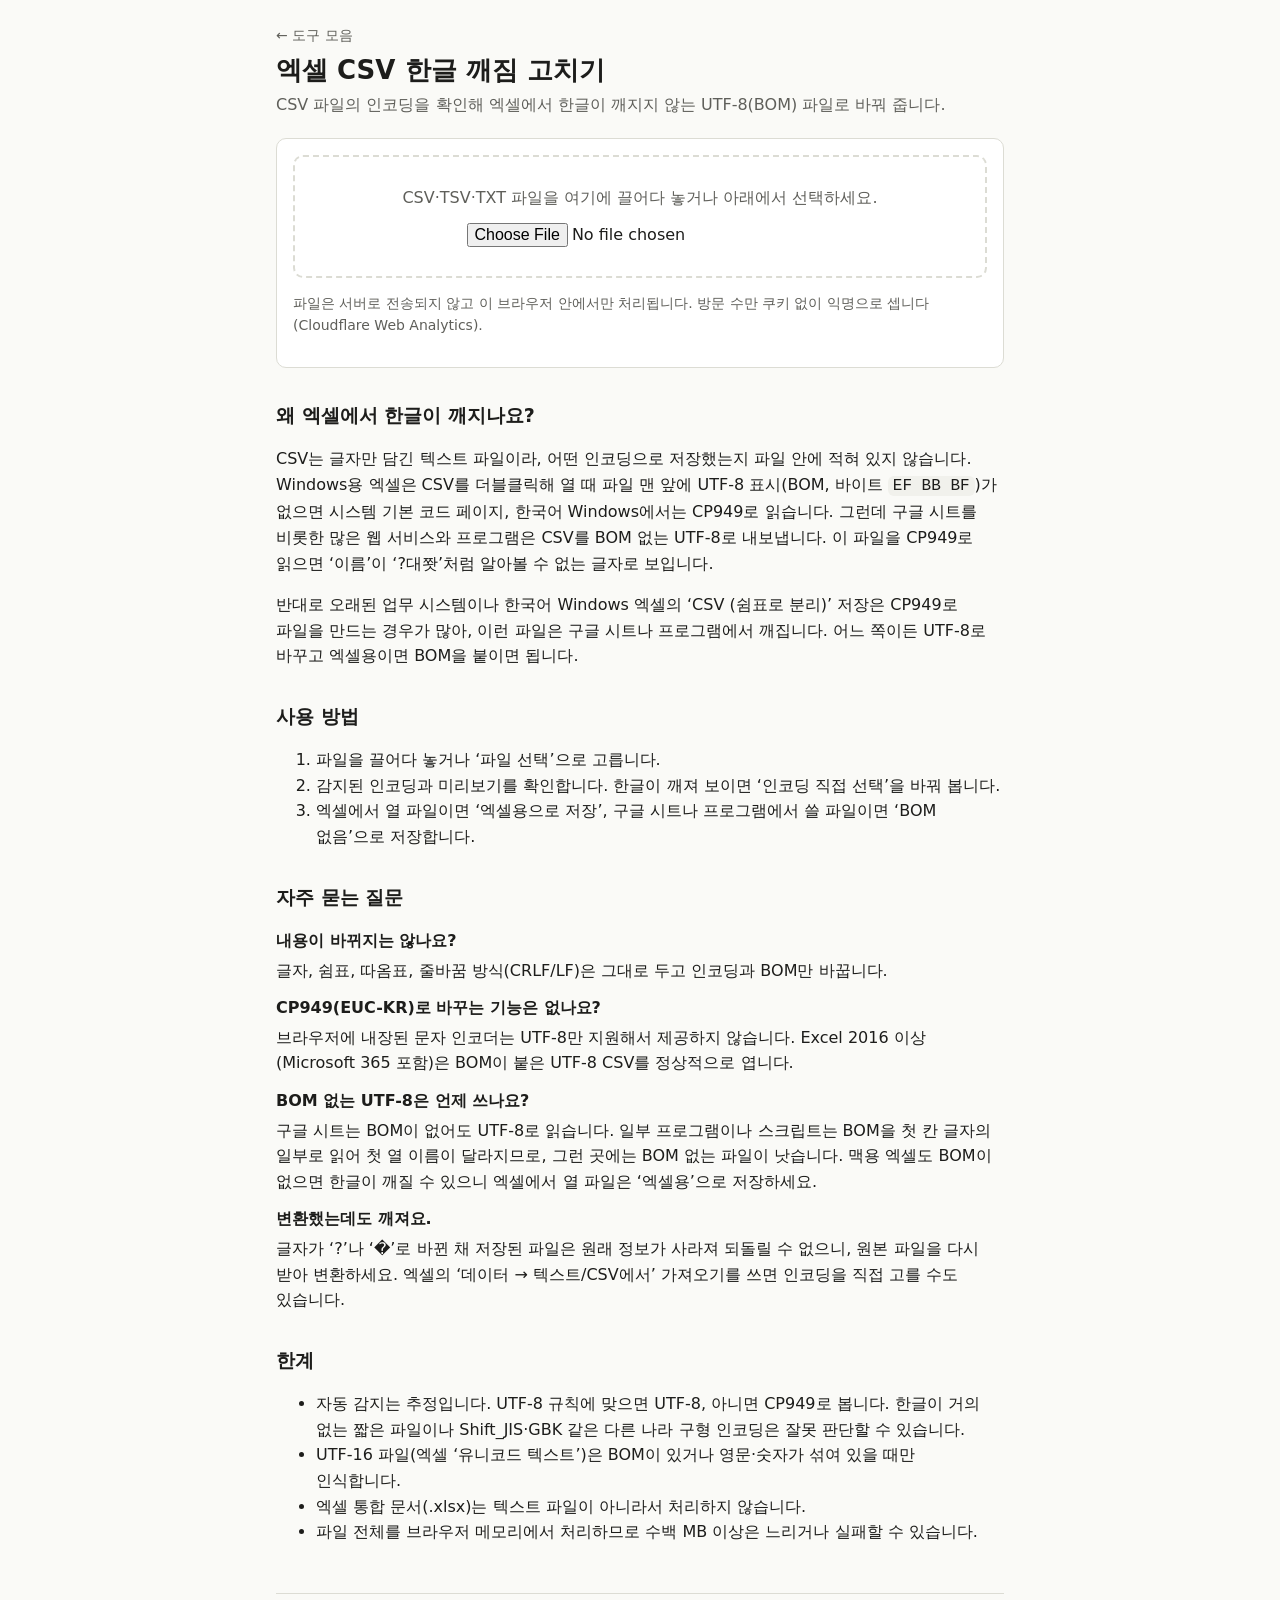
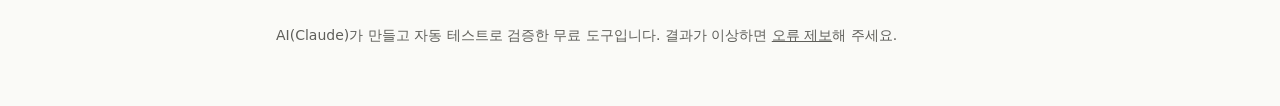
<file: csv-fix/index.html>
<!doctype html>
<html lang="ko">
<head>
<meta charset="utf-8">
<meta name="viewport" content="width=device-width, initial-scale=1">
<title>엑셀 CSV 한글 깨짐 고치기 - 무료 온라인 도구</title>
<meta name="description" content="엑셀에서 CSV를 열면 한글이 깨질 때, 파일 인코딩(UTF-8/CP949)을 확인하고 엑셀에서 바로 열리는 UTF-8(BOM) 파일로 바꿔 줍니다. 파일은 브라우저 밖으로 전송되지 않습니다.">
<link rel="stylesheet" href="../assets/style.css">
<style>
  :root { color-scheme: light dark; }
  .wrap { word-break: keep-all; overflow-wrap: break-word; }
  .drop input[type=file] { display: block; margin: 12px auto 0; max-width: 100%; font: inherit; color: var(--text); }
  .drop p { margin: 0; }
  #result[hidden] { display: none; }
  #result { margin-top: var(--gap); }
  #result .stats { grid-template-columns: repeat(auto-fit, minmax(130px, 1fr)); }
  .stat .v { font-size: 16px; line-height: 1.4; }
  #out-name { overflow-wrap: anywhere; }
  .field { margin: var(--gap) 0; }
  .field select { max-width: 20em; }
  #status { margin: var(--gap) 0; }
  #status p { margin: 0 0 6px; }
  .preview { overflow: auto; max-height: 360px; border: 1px solid var(--border); border-radius: 8px; margin: 0 0 var(--gap); }
  .preview:focus-visible { outline: 2px solid var(--accent); outline-offset: 2px; }
  .preview table { width: auto; min-width: 100%; }
  .preview th, .preview td { white-space: pre; vertical-align: top; font-size: 14px; }
  .preview thead th { background: var(--code-bg); position: sticky; top: 0; }
  .preview .num { width: 1%; color: var(--muted); font-variant-numeric: tabular-nums; }
  #preview-title { margin: 0 0 8px; font-size: 16px; }
  .hint { font-size: 14px; color: var(--muted); margin: 6px 0 0; }
  .actions { margin-top: 4px; }
  .faq dt { font-weight: 700; margin-top: 12px; }
  .faq dd { margin: 4px 0 0; }
</style>
</head>
<body>
<div class="wrap">
  <header class="site">
    <a class="home" href="../">← 도구 모음</a>
  </header>
  <h1>엑셀 CSV 한글 깨짐 고치기</h1>
  <p class="lead">CSV 파일의 인코딩을 확인해 엑셀에서 한글이 깨지지 않는 UTF-8(BOM) 파일로 바꿔 줍니다.</p>

  <section class="card" aria-label="CSV 변환 도구">
    <div class="drop" id="drop">
      <p>CSV·TSV·TXT 파일을 여기에 끌어다 놓거나 아래에서 선택하세요.</p>
      <label for="file" class="sr-only">CSV 파일 선택</label>
      <input type="file" id="file" accept=".csv,.tsv,.txt,text/csv,text/tab-separated-values,text/plain">
    </div>

    <div id="result" hidden>
      <div class="stats">
        <div class="stat"><div class="k">파일</div><div class="v" id="out-name">-</div></div>
        <div class="stat"><div class="k">감지된 인코딩</div><div class="v" id="out-enc">-</div></div>
        <div class="stat"><div class="k">줄바꿈</div><div class="v" id="out-eol">-</div></div>
        <div class="stat"><div class="k">크기</div><div class="v" id="out-size">-</div></div>
      </div>

      <div class="field">
        <label for="enc">인코딩 직접 선택</label>
        <select id="enc">
          <option value="auto">자동</option>
          <option value="utf-8">UTF-8</option>
          <option value="euc-kr">CP949 (EUC-KR)</option>
        </select>
        <p class="hint">미리보기의 한글이 깨져 보이면 다른 인코딩을 골라 보세요.</p>
      </div>

      <div id="status" role="status" aria-live="polite"></div>

      <h2 id="preview-title">미리보기 (처음 10행)</h2>
      <div class="preview" id="preview" tabindex="0" role="region" aria-labelledby="preview-title"></div>

      <div class="row actions">
        <button type="button" id="dl-bom" disabled>엑셀용으로 저장 (UTF-8 BOM)</button>
        <button type="button" id="dl-nobom" class="secondary" disabled>UTF-8 (BOM 없음)으로 저장</button>
      </div>
      <p class="hint">내용과 줄바꿈은 그대로 두고 인코딩만 바꿉니다. BOM 없는 파일은 구글 시트·프로그램용입니다.</p>
    </div>

    <p class="privacy">파일은 서버로 전송되지 않고 이 브라우저 안에서만 처리됩니다. 방문 수만 쿠키 없이 익명으로 셉니다(Cloudflare Web Analytics).</p>
  </section>

  <section>
    <h2>왜 엑셀에서 한글이 깨지나요?</h2>
    <p>CSV는 글자만 담긴 텍스트 파일이라, 어떤 인코딩으로 저장했는지 파일 안에 적혀 있지 않습니다. Windows용 엑셀은 CSV를 더블클릭해 열 때 파일 맨 앞에 UTF-8 표시(BOM, 바이트 <code>EF BB BF</code>)가 없으면 시스템 기본 코드 페이지, 한국어 Windows에서는 CP949로 읽습니다. 그런데 구글 시트를 비롯한 많은 웹 서비스와 프로그램은 CSV를 BOM 없는 UTF-8로 내보냅니다. 이 파일을 CP949로 읽으면 ‘이름’이 ‘?대쫫’처럼 알아볼 수 없는 글자로 보입니다.</p>
    <p>반대로 오래된 업무 시스템이나 한국어 Windows 엑셀의 ‘CSV (쉼표로 분리)’ 저장은 CP949로 파일을 만드는 경우가 많아, 이런 파일은 구글 시트나 프로그램에서 깨집니다. 어느 쪽이든 UTF-8로 바꾸고 엑셀용이면 BOM을 붙이면 됩니다.</p>

    <h2>사용 방법</h2>
    <ol>
      <li>파일을 끌어다 놓거나 ‘파일 선택’으로 고릅니다.</li>
      <li>감지된 인코딩과 미리보기를 확인합니다. 한글이 깨져 보이면 ‘인코딩 직접 선택’을 바꿔 봅니다.</li>
      <li>엑셀에서 열 파일이면 ‘엑셀용으로 저장’, 구글 시트나 프로그램에서 쓸 파일이면 ‘BOM 없음’으로 저장합니다.</li>
    </ol>

    <h2>자주 묻는 질문</h2>
    <dl class="faq">
      <dt>내용이 바뀌지는 않나요?</dt>
      <dd>글자, 쉼표, 따옴표, 줄바꿈 방식(CRLF/LF)은 그대로 두고 인코딩과 BOM만 바꿉니다.</dd>
      <dt>CP949(EUC-KR)로 바꾸는 기능은 없나요?</dt>
      <dd>브라우저에 내장된 문자 인코더는 UTF-8만 지원해서 제공하지 않습니다. Excel 2016 이상(Microsoft 365 포함)은 BOM이 붙은 UTF-8 CSV를 정상적으로 엽니다.</dd>
      <dt>BOM 없는 UTF-8은 언제 쓰나요?</dt>
      <dd>구글 시트는 BOM이 없어도 UTF-8로 읽습니다. 일부 프로그램이나 스크립트는 BOM을 첫 칸 글자의 일부로 읽어 첫 열 이름이 달라지므로, 그런 곳에는 BOM 없는 파일이 낫습니다. 맥용 엑셀도 BOM이 없으면 한글이 깨질 수 있으니 엑셀에서 열 파일은 ‘엑셀용’으로 저장하세요.</dd>
      <dt>변환했는데도 깨져요.</dt>
      <dd>글자가 ‘?’나 ‘�’로 바뀐 채 저장된 파일은 원래 정보가 사라져 되돌릴 수 없으니, 원본 파일을 다시 받아 변환하세요. 엑셀의 ‘데이터 → 텍스트/CSV에서’ 가져오기를 쓰면 인코딩을 직접 고를 수도 있습니다.</dd>
    </dl>

    <h2>한계</h2>
    <ul>
      <li>자동 감지는 추정입니다. UTF-8 규칙에 맞으면 UTF-8, 아니면 CP949로 봅니다. 한글이 거의 없는 짧은 파일이나 Shift_JIS·GBK 같은 다른 나라 구형 인코딩은 잘못 판단할 수 있습니다.</li>
      <li>UTF-16 파일(엑셀 ‘유니코드 텍스트’)은 BOM이 있거나 영문·숫자가 섞여 있을 때만 인식합니다.</li>
      <li>엑셀 통합 문서(.xlsx)는 텍스트 파일이 아니라서 처리하지 않습니다.</li>
      <li>파일 전체를 브라우저 메모리에서 처리하므로 수백 MB 이상은 느리거나 실패할 수 있습니다.</li>
    </ul>
  </section>

  <footer class="site">
    <p>AI(Claude)가 만들고 자동 테스트로 검증한 무료 도구입니다. 결과가 이상하면 <a href="https://github.com/ghwnd8938-netizen/hangul-tools/issues">오류 제보</a>해 주세요.</p>
    <p><span id="support"></span></p>
  </footer>
</div>

<script src="tool.js"></script>
<script>
(function () {
  'use strict';
  var C = window.CsvFix;
  var $ = function (id) { return document.getElementById(id); };
  var fileInput = $('file'), drop = $('drop'), encSel = $('enc');
  var state = { name: '', bytes: null, detected: null, text: '' };

  var EOL_LABEL = { CRLF: 'CRLF (Windows)', LF: 'LF (맥·리눅스)', CR: 'CR (구형 맥)', mixed: '섞여 있음', none: '없음 (한 줄)' };

  function formatSize(n) {
    if (n < 1024) return n + ' B';
    if (n < 1024 * 1024) return (n / 1024).toFixed(1) + ' KB';
    return (n / 1024 / 1024).toFixed(1) + ' MB';
  }

  function addMsg(text, cls) {
    var p = document.createElement('p');
    if (cls) p.className = cls;
    p.textContent = text;
    $('status').appendChild(p);
  }

  function renderPreview(rows) {
    var box = $('preview');
    box.textContent = '';
    if (!rows.length) { box.textContent = '(빈 파일)'; return; }
    var cols = 0;
    rows.forEach(function (r) { if (r.length > cols) cols = r.length; });
    var table = document.createElement('table');
    rows.forEach(function (r, ri) {
      var parent;
      if (ri === 0) { parent = document.createElement('thead'); table.appendChild(parent); }
      else {
        parent = table.tBodies[0];
        if (!parent) { parent = document.createElement('tbody'); table.appendChild(parent); }
      }
      var tr = document.createElement('tr');
      var numCell = document.createElement(ri === 0 ? 'th' : 'td');
      numCell.className = 'num';
      numCell.textContent = String(ri + 1);
      tr.appendChild(numCell);
      for (var c = 0; c < cols; c++) {
        var cell = document.createElement(ri === 0 ? 'th' : 'td');
        var v = r[c] == null ? '' : r[c];
        cell.textContent = C.truncate(v, 80);
        tr.appendChild(cell);
      }
      parent.appendChild(tr);
    });
    box.appendChild(table);
  }

  var BINARY_MSG = {
    zip: '엑셀 통합 문서(.xlsx)나 압축(zip) 파일로 보입니다. 이 도구는 CSV·TSV·TXT 같은 텍스트 파일만 고칩니다. xlsx를 CSV로 만들려면 엑셀의 ‘다른 이름으로 저장’에서 ‘CSV UTF-8(쉼표로 분리)’을 고르세요.',
    ole: '예전 엑셀(.xls)이나 한글(.hwp) 같은 문서 파일로 보입니다. 이 도구는 CSV·TSV·TXT 같은 텍스트 파일만 고칩니다.',
    pdf: 'PDF 파일입니다. 이 도구는 CSV·TSV·TXT 같은 텍스트 파일만 고칩니다.'
  };

  function setDownloads(on) {
    $('dl-bom').disabled = !on;
    $('dl-nobom').disabled = !on;
  }

  function render() {
    if (!state.bytes) return;
    var choice = encSel.value;
    var det = state.detected;
    var enc = choice === 'auto' ? det.encoding : choice;
    var hasBom = choice === 'auto' ? det.hasBom : (enc === 'utf-8' && det.hasBom && det.encoding === 'utf-8');
    state.text = C.decode(state.bytes, enc);

    $('result').hidden = false;
    $('out-name').textContent = state.name;
    $('out-enc').textContent = C.encodingLabel({ encoding: enc, hasBom: hasBom }) + (choice === 'auto' ? '' : ' · 직접 선택');
    $('out-eol').textContent = EOL_LABEL[C.detectLineEnding(state.text)];
    $('out-size').textContent = formatSize(state.bytes.length);

    $('status').textContent = '';
    if (state.bytes.length === 0) {
      addMsg('빈 파일입니다.', 'warn');
    } else if (choice === 'auto') {
      if (det.asciiOnly) addMsg('영문·숫자·기호만 있는 파일이라 인코딩 때문에 깨지지는 않습니다.', 'ok');
      else if (det.encoding === 'utf-8' && det.hasBom) {
        if (det.confidence === 'low') addMsg('UTF-8 BOM이 붙어 있지만 내용 일부가 UTF-8 규칙에 맞지 않습니다.', 'warn');
        else addMsg('이미 엑셀에서 바로 열리는 형식(UTF-8 BOM)입니다.', 'ok');
      }
      else if (det.encoding === 'utf-8') addMsg('UTF-8이지만 BOM이 없어 Windows 엑셀에서 더블클릭해 열면 한글이 깨집니다. ‘엑셀용으로 저장’을 누르세요.', 'warn');
      else if (det.encoding === 'euc-kr') addMsg('CP949(EUC-KR) 파일입니다. 구글 시트나 프로그램에서 깨질 수 있어 UTF-8로 바꾸는 것이 좋습니다.', 'warn');
      else addMsg(C.encodingLabel(det) + ' 파일입니다. UTF-8로 바꿔 저장할 수 있습니다.', 'warn');
      if (det.confidence === 'low') addMsg('인코딩을 확실히 판단하기 어렵습니다. 미리보기가 깨져 보이면 직접 선택해 보세요.', 'warn');
    } else {
      addMsg('자동 감지 결과는 ' + C.encodingLabel(det) + '입니다.');
    }
    var total = C.countReplacementChars(state.text);
    var literal = Math.min(total, C.literalReplacementCount(state.bytes, enc));
    var broken = total - literal;
    if (broken > 0) addMsg('이 인코딩으로 읽을 수 없는 부분 ' + broken + '곳이 �로 표시됩니다. 다른 인코딩을 골라 보세요. 이대로 저장하면 그 부분은 �로 저장됩니다.', 'err');
    if (literal > 0) addMsg('원본 파일에 이미 깨진 글자(�)가 ' + literal + '개 들어 있습니다. 예전에 잘못 저장되면서 원래 글자가 사라진 것이라 되돌릴 수 없습니다.', 'warn');
    var nul = C.countNul(state.text);
    if (nul > 0) addMsg('NUL(0) 문자가 ' + nul + '개 있습니다. 텍스트 파일이 아니거나 인코딩 판단이 틀렸을 수 있습니다.', 'warn');

    renderPreview(C.parseCsvPreview(state.text, 10));
    setDownloads(true);
  }

  function showBinary(kind) {
    state.bytes = null;
    state.text = '';
    $('result').hidden = false;
    $('out-name').textContent = state.name;
    $('out-enc').textContent = '텍스트 아님';
    $('out-eol').textContent = '-';
    $('out-size').textContent = formatSize(state.size);
    $('status').textContent = '';
    addMsg(BINARY_MSG[kind], 'err');
    $('preview').textContent = '(미리보기 없음)';
    encSel.value = 'auto';
    encSel.disabled = true;
    setDownloads(false);
  }

  var loadSeq = 0;
  function loadFile(file) {
    if (!file) return;
    var seq = ++loadSeq;
    $('status').textContent = '';
    var reader = new FileReader();
    reader.onload = function () {
      if (seq !== loadSeq) return; // a newer file was chosen while this one was loading
      try {
        state.name = file.name;
        var bytes = new Uint8Array(reader.result);
        state.size = bytes.length;
        var kind = C.sniffBinary(bytes);
        if (kind) { showBinary(kind); return; }
        state.bytes = bytes;
        state.detected = C.detectEncoding(bytes);
        encSel.value = 'auto';
        encSel.disabled = false;
        render();
      } catch (e) {
        state.bytes = null;
        setDownloads(false);
        $('preview').textContent = '';
        $('result').hidden = false;
        addMsg('파일을 처리하지 못했습니다: ' + (e && e.message ? e.message : e), 'err');
      }
    };
    reader.onerror = function () {
      if (seq !== loadSeq) return;
      state.bytes = null;
      setDownloads(false);
      $('result').hidden = false;
      addMsg('파일을 읽지 못했습니다.', 'err');
    };
    reader.readAsArrayBuffer(file);
  }

  function download(withBom) {
    if (!state.bytes) return;
    var bytes = withBom ? C.toUtf8Bom(state.text) : C.toUtf8NoBom(state.text);
    var name = C.fixedFileName(state.name, withBom ? '_fixed' : '_utf8');
    var type = /\.csv$/.test(name) ? 'text/csv;charset=utf-8' : 'text/plain;charset=utf-8';
    var url = URL.createObjectURL(new Blob([bytes], { type: type }));
    var a = document.createElement('a');
    a.href = url;
    a.download = name;
    document.body.appendChild(a);
    a.click();
    a.remove();
    setTimeout(function () { URL.revokeObjectURL(url); }, 4000);
  }

  fileInput.addEventListener('change', function () { loadFile(fileInput.files && fileInput.files[0]); });
  encSel.addEventListener('change', render);
  $('dl-bom').addEventListener('click', function () { download(true); });
  $('dl-nobom').addEventListener('click', function () { download(false); });

  ['dragenter', 'dragover'].forEach(function (t) {
    drop.addEventListener(t, function (e) { e.preventDefault(); drop.classList.add('over'); });
  });
  drop.addEventListener('dragleave', function (e) {
    // Moving over a child element (text, file input) also fires dragleave; ignore that.
    if (!drop.contains(e.relatedTarget)) drop.classList.remove('over');
  });
  drop.addEventListener('drop', function (e) {
    e.preventDefault();
    drop.classList.remove('over');
    var f = e.dataTransfer && e.dataTransfer.files && e.dataTransfer.files[0];
    loadFile(f);
  });
  // Dropping a file outside the zone should not navigate away from the page.
  window.addEventListener('dragover', function (e) { e.preventDefault(); });
  window.addEventListener('drop', function (e) { e.preventDefault(); });
})();
</script>
<!-- Cloudflare Web Analytics --><script type='module' src='https://static.cloudflareinsights.com/beacon.min.js' data-cf-beacon='{"token": "afccc6780c41436a98f3edf4b175fd0a"}'></script><!-- End Cloudflare Web Analytics -->
</body>
</html>
</file>
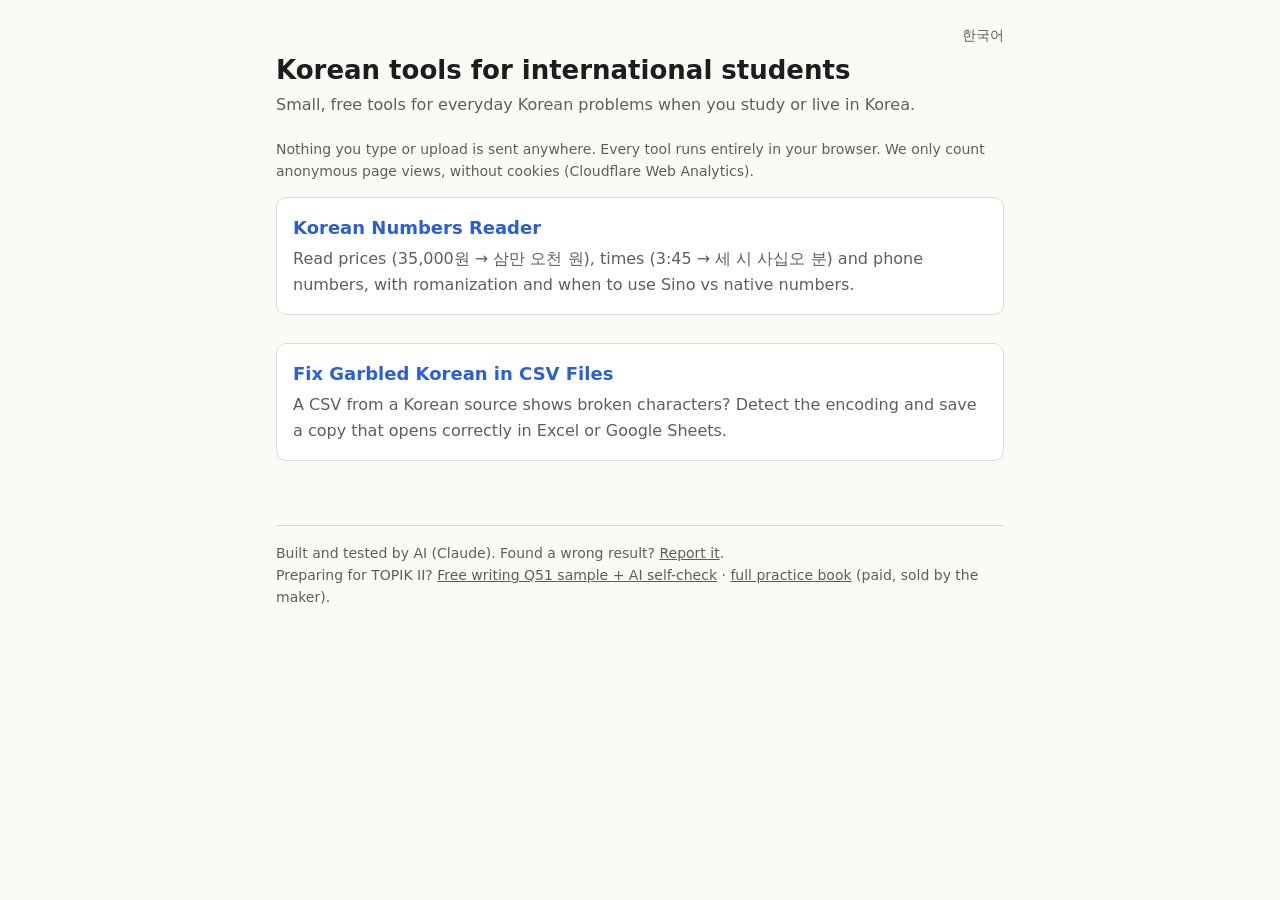
<file: en/index.html>
<!doctype html>
<html lang="en">
<head>
<meta charset="utf-8">
<meta name="viewport" content="width=device-width, initial-scale=1">
<title>Korean Tools for International Students – Free, Browser-Only</title>
<meta name="description" content="Free tools for international students and foreigners in Korea: read Korean numbers, prices and times, and fix garbled Korean characters in CSV files. Everything runs in your browser.">
<link rel="stylesheet" href="../assets/style.css">
<style>
  :root { color-scheme: light dark; }
  body { font-family: system-ui, -apple-system, "Segoe UI", Roboto, "Apple SD Gothic Neo", "Malgun Gothic", sans-serif; }
  .tools { list-style: none; padding: 0; margin: 0; display: grid; gap: 12px; }
  .tools a { display: block; text-decoration: none; color: inherit; }
  .tools a:hover .card, .tools a:focus-visible .card { border-color: var(--accent); }
  .tools h2 { margin: 0 0 4px; font-size: 18px; color: var(--accent); }
  .tools p { margin: 0; color: var(--muted); }
  .lang { font-size: 14px; }
</style>
</head>
<body>
<div class="wrap">
  <header class="site">
    <span></span>
    <a class="home lang" href="../" hreflang="ko" lang="ko">한국어</a>
  </header>
  <h1>Korean tools for international students</h1>
  <p class="lead">Small, free tools for everyday Korean problems when you study or live in Korea.</p>
  <p class="privacy">Nothing you type or upload is sent anywhere. Every tool runs entirely in your browser. We only count anonymous page views, without cookies (Cloudflare Web Analytics).</p>

  <ul class="tools">
    <li><a href="korean-numbers/"><div class="card">
      <h2>Korean Numbers Reader</h2>
      <p>Read prices (35,000원 → 삼만 오천 원), times (3:45 → 세 시 사십오 분) and phone numbers, with romanization and when to use Sino vs native numbers.</p>
    </div></a></li>
    <li><a href="korean-csv-fix/"><div class="card">
      <h2>Fix Garbled Korean in CSV Files</h2>
      <p>A CSV from a Korean source shows broken characters? Detect the encoding and save a copy that opens correctly in Excel or Google Sheets.</p>
    </div></a></li>
  </ul>

  <footer class="site">
    Built and tested by AI (Claude). Found a wrong result? <a href="https://github.com/ghwnd8938-netizen/hangul-tools/issues">Report it</a>.<br>
    <span id="support">Preparing for TOPIK II? <a href="https://t70572193.gumroad.com/l/lthmk">Free writing Q51 sample + AI self-check</a> · <a href="https://t70572193.gumroad.com/l/rjendi">full practice book</a> (paid, sold by the maker).</span>
  </footer>
</div>
<!-- Cloudflare Web Analytics --><script type='module' src='https://static.cloudflareinsights.com/beacon.min.js' data-cf-beacon='{"token": "afccc6780c41436a98f3edf4b175fd0a"}'></script><!-- End Cloudflare Web Analytics -->
</body>
</html>
</file>
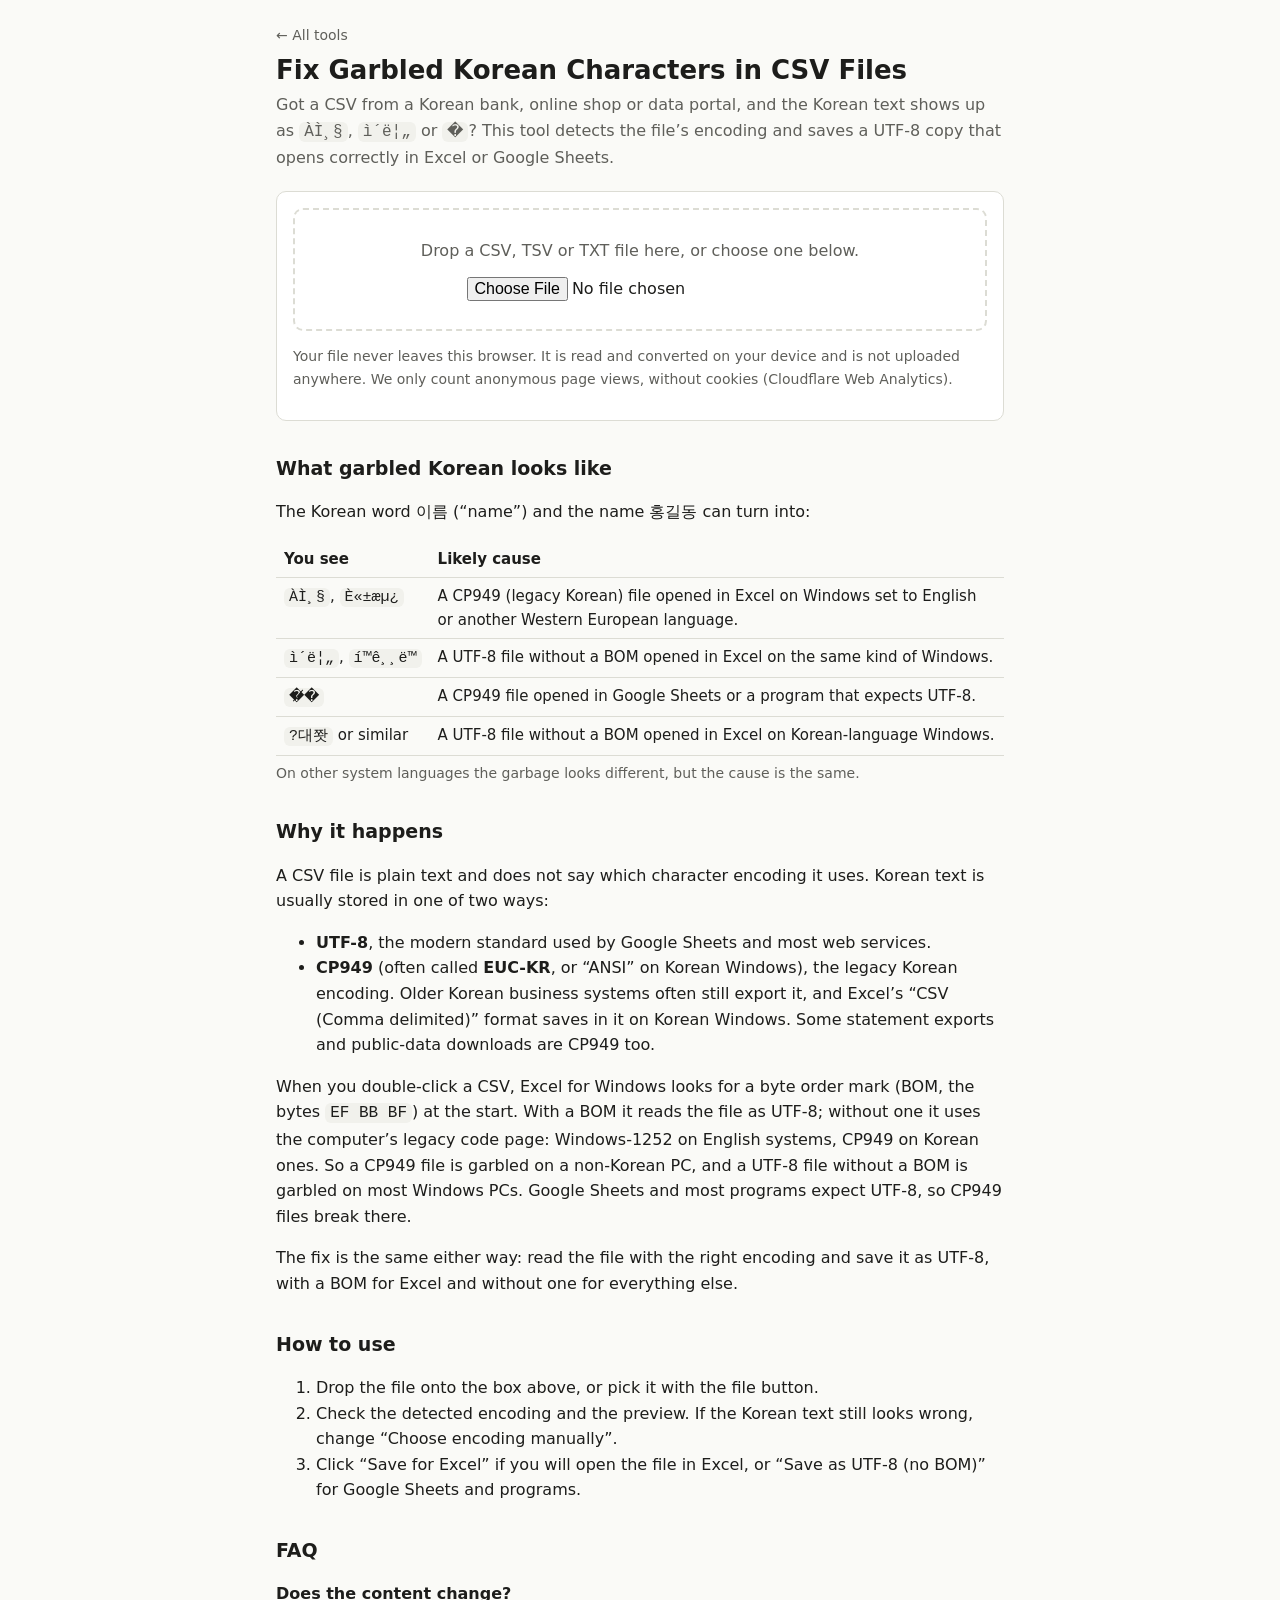
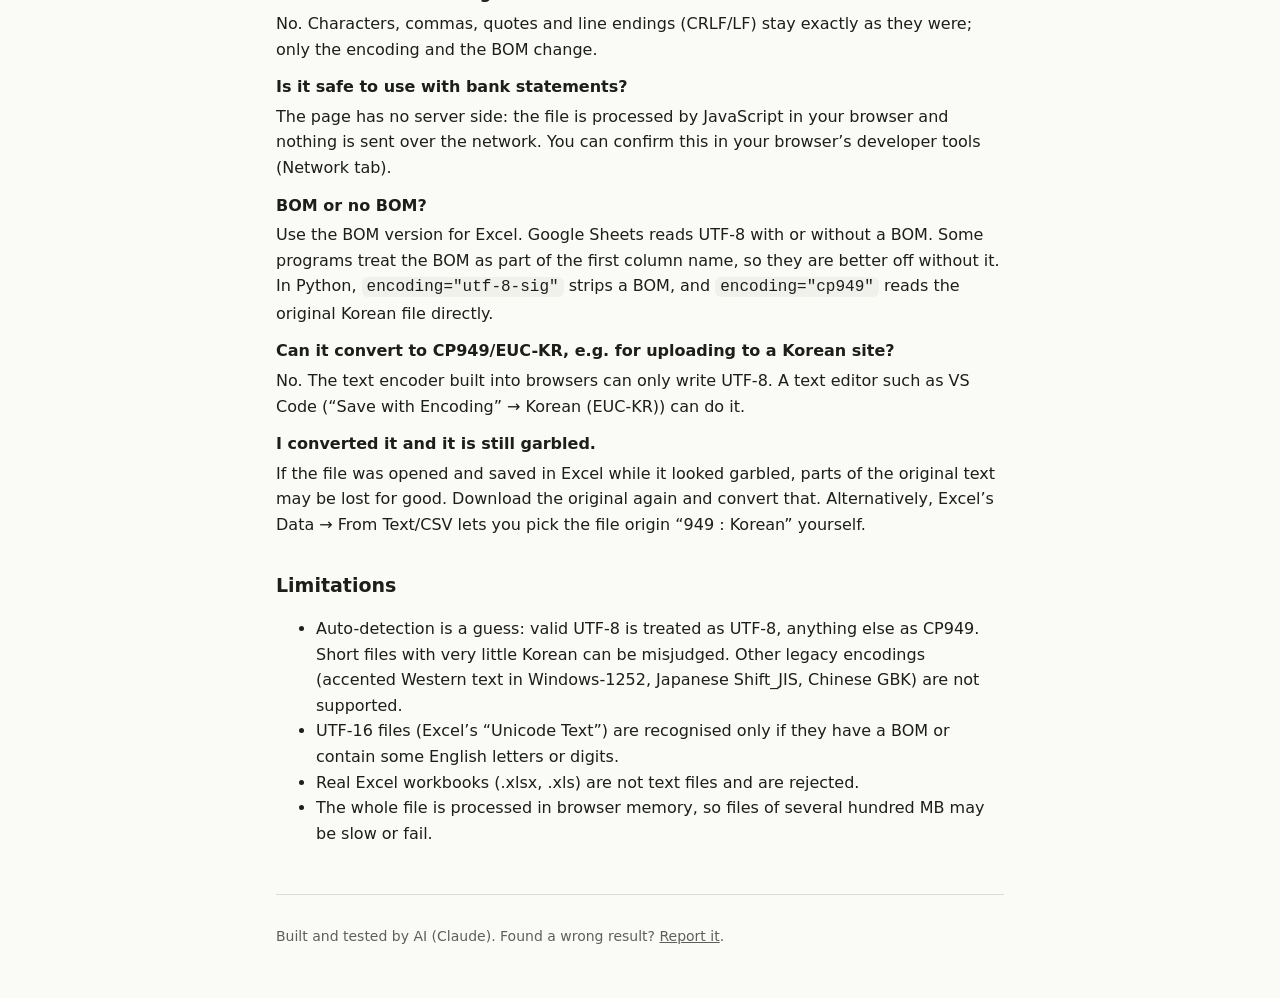
<file: en/korean-csv-fix/index.html>
<!doctype html>
<html lang="en">
<head>
<meta charset="utf-8">
<meta name="viewport" content="width=device-width, initial-scale=1">
<title>Fix Garbled Korean Characters in CSV Files (Hangul encoding fixer)</title>
<meta name="description" content="Korean text in a CSV shows up as ÀÌ¸§, ì´ë¦„ or � in Excel? Detect the encoding (CP949/EUC-KR or UTF-8) and save a UTF-8 copy that opens correctly in Excel or Google Sheets. Your file never leaves your browser.">
<link rel="stylesheet" href="../../assets/style.css">
<style>
  :root { color-scheme: light dark; font-family: system-ui, -apple-system, "Segoe UI", Roboto, "Apple SD Gothic Neo", "Malgun Gothic", "Noto Sans KR", sans-serif; }
  .wrap { overflow-wrap: break-word; }
  .drop input[type=file] { display: block; margin: 12px auto 0; max-width: 100%; font: inherit; color: var(--text); }
  .drop p { margin: 0; }
  #result[hidden] { display: none; }
  #result { margin-top: var(--gap); }
  #result .stats { grid-template-columns: repeat(auto-fit, minmax(130px, 1fr)); }
  .stat .v { font-size: 16px; line-height: 1.4; }
  #out-name { overflow-wrap: anywhere; }
  .field { margin: var(--gap) 0; }
  .field select { max-width: 20em; }
  #status { margin: var(--gap) 0; }
  #status p { margin: 0 0 6px; }
  .preview { overflow: auto; max-height: 360px; border: 1px solid var(--border); border-radius: 8px; margin: 0 0 var(--gap); }
  .preview:focus-visible { outline: 2px solid var(--accent); outline-offset: 2px; }
  .preview table { width: auto; min-width: 100%; }
  .preview th, .preview td { white-space: pre; vertical-align: top; font-size: 14px; }
  .preview thead th { background: var(--code-bg); position: sticky; top: 0; }
  .preview .num { width: 1%; color: var(--muted); font-variant-numeric: tabular-nums; }
  #preview-title { margin: 0 0 8px; font-size: 16px; }
  .hint { font-size: 14px; color: var(--muted); margin: 6px 0 0; }
  .actions { margin-top: 4px; }
  .examples th, .examples td { vertical-align: top; overflow-wrap: anywhere; }
  .examples .seen { white-space: nowrap; }
  .examples code { white-space: nowrap; }
  .faq dt { font-weight: 700; margin-top: 12px; }
  .faq dd { margin: 4px 0 0; }
</style>
</head>
<body>
<div class="wrap">
  <header class="site">
    <a class="home" href="../">← All tools</a>
  </header>
  <h1>Fix Garbled Korean Characters in CSV Files</h1>
  <p class="lead">Got a CSV from a Korean bank, online shop or data portal, and the Korean text shows up as <code>ÀÌ¸§</code>, <code>ì´ë¦„</code> or <code>�</code>? This tool detects the file’s encoding and saves a UTF-8 copy that opens correctly in Excel or Google Sheets.</p>

  <section class="card" aria-label="CSV converter">
    <div class="drop" id="drop">
      <p>Drop a CSV, TSV or TXT file here, or choose one below.</p>
      <label for="file" class="sr-only">Choose a CSV file</label>
      <input type="file" id="file" accept=".csv,.tsv,.txt,text/csv,text/tab-separated-values,text/plain">
    </div>

    <div id="result" hidden>
      <div class="stats">
        <div class="stat"><div class="k">File</div><div class="v" id="out-name">-</div></div>
        <div class="stat"><div class="k">Detected encoding</div><div class="v" id="out-enc">-</div></div>
        <div class="stat"><div class="k">Line endings</div><div class="v" id="out-eol">-</div></div>
        <div class="stat"><div class="k">Size</div><div class="v" id="out-size">-</div></div>
      </div>

      <div class="field">
        <label for="enc">Choose encoding manually</label>
        <select id="enc">
          <option value="auto">Auto-detect</option>
          <option value="utf-8">UTF-8</option>
          <option value="euc-kr">CP949 (EUC-KR, Korean)</option>
        </select>
        <p class="hint">If the Korean text in the preview looks garbled, try the other encoding.</p>
      </div>

      <div id="status" role="status" aria-live="polite"></div>

      <h2 id="preview-title">Preview (first 10 rows)</h2>
      <div class="preview" id="preview" tabindex="0" role="region" aria-labelledby="preview-title"></div>

      <div class="row actions">
        <button type="button" id="dl-bom" disabled>Save for Excel (UTF-8 with BOM)</button>
        <button type="button" id="dl-nobom" class="secondary" disabled>Save as UTF-8 (no BOM)</button>
      </div>
      <p class="hint">Only the encoding changes; the content and line endings stay the same. Use the no-BOM file for Google Sheets and programs.</p>
    </div>

    <p class="privacy">Your file never leaves this browser. It is read and converted on your device and is not uploaded anywhere. We only count anonymous page views, without cookies (Cloudflare Web Analytics).</p>
  </section>

  <section>
    <h2>What garbled Korean looks like</h2>
    <p>The Korean word <span lang="ko">이름</span> (“name”) and the name <span lang="ko">홍길동</span> can turn into:</p>
    <table class="examples">
      <thead><tr><th scope="col">You see</th><th scope="col">Likely cause</th></tr></thead>
      <tbody>
        <tr><td class="seen"><code>ÀÌ¸§</code>, <code>È«±æµ¿</code></td><td>A CP949 (legacy Korean) file opened in Excel on Windows set to English or another Western European language.</td></tr>
        <tr><td class="seen"><code>ì´ë¦„</code>, <code>í™ê¸¸ë™</code></td><td>A UTF-8 file without a BOM opened in Excel on the same kind of Windows.</td></tr>
        <tr><td class="seen"><code>�̸�</code></td><td>A CP949 file opened in Google Sheets or a program that expects UTF-8.</td></tr>
        <tr><td class="seen"><code lang="ko">?대쫫</code> or similar</td><td>A UTF-8 file without a BOM opened in Excel on Korean-language Windows.</td></tr>
      </tbody>
    </table>
    <p class="hint">On other system languages the garbage looks different, but the cause is the same.</p>

    <h2>Why it happens</h2>
    <p>A CSV file is plain text and does not say which character encoding it uses. Korean text is usually stored in one of two ways:</p>
    <ul>
      <li><strong>UTF-8</strong>, the modern standard used by Google Sheets and most web services.</li>
      <li><strong>CP949</strong> (often called <strong>EUC-KR</strong>, or “ANSI” on Korean Windows), the legacy Korean encoding. Older Korean business systems often still export it, and Excel’s “CSV (Comma delimited)” format saves in it on Korean Windows. Some statement exports and public-data downloads are CP949 too.</li>
    </ul>
    <p>When you double-click a CSV, Excel for Windows looks for a byte order mark (BOM, the bytes <code>EF BB BF</code>) at the start. With a BOM it reads the file as UTF-8; without one it uses the computer’s legacy code page: Windows-1252 on English systems, CP949 on Korean ones. So a CP949 file is garbled on a non-Korean PC, and a UTF-8 file without a BOM is garbled on most Windows PCs. Google Sheets and most programs expect UTF-8, so CP949 files break there.</p>
    <p>The fix is the same either way: read the file with the right encoding and save it as UTF-8, with a BOM for Excel and without one for everything else.</p>

    <h2>How to use</h2>
    <ol>
      <li>Drop the file onto the box above, or pick it with the file button.</li>
      <li>Check the detected encoding and the preview. If the Korean text still looks wrong, change “Choose encoding manually”.</li>
      <li>Click “Save for Excel” if you will open the file in Excel, or “Save as UTF-8 (no BOM)” for Google Sheets and programs.</li>
    </ol>

    <h2>FAQ</h2>
    <dl class="faq">
      <dt>Does the content change?</dt>
      <dd>No. Characters, commas, quotes and line endings (CRLF/LF) stay exactly as they were; only the encoding and the BOM change.</dd>
      <dt>Is it safe to use with bank statements?</dt>
      <dd>The page has no server side: the file is processed by JavaScript in your browser and nothing is sent over the network. You can confirm this in your browser’s developer tools (Network tab).</dd>
      <dt>BOM or no BOM?</dt>
      <dd>Use the BOM version for Excel. Google Sheets reads UTF-8 with or without a BOM. Some programs treat the BOM as part of the first column name, so they are better off without it. In Python, <code>encoding="utf-8-sig"</code> strips a BOM, and <code>encoding="cp949"</code> reads the original Korean file directly.</dd>
      <dt>Can it convert to CP949/EUC-KR, e.g. for uploading to a Korean site?</dt>
      <dd>No. The text encoder built into browsers can only write UTF-8. A text editor such as VS Code (“Save with Encoding” → Korean (EUC-KR)) can do it.</dd>
      <dt>I converted it and it is still garbled.</dt>
      <dd>If the file was opened and saved in Excel while it looked garbled, parts of the original text may be lost for good. Download the original again and convert that. Alternatively, Excel’s Data → From Text/CSV lets you pick the file origin “949 : Korean” yourself.</dd>
    </dl>

    <h2>Limitations</h2>
    <ul>
      <li>Auto-detection is a guess: valid UTF-8 is treated as UTF-8, anything else as CP949. Short files with very little Korean can be misjudged. Other legacy encodings (accented Western text in Windows-1252, Japanese Shift_JIS, Chinese GBK) are not supported.</li>
      <li>UTF-16 files (Excel’s “Unicode Text”) are recognised only if they have a BOM or contain some English letters or digits.</li>
      <li>Real Excel workbooks (.xlsx, .xls) are not text files and are rejected.</li>
      <li>The whole file is processed in browser memory, so files of several hundred MB may be slow or fail.</li>
    </ul>
  </section>

  <footer class="site">
    <p>Built and tested by AI (Claude). Found a wrong result? <a href="https://github.com/ghwnd8938-netizen/hangul-tools/issues">Report it</a>.</p>
    <p><span id="support"></span></p>
  </footer>
</div>

<script src="../../csv-fix/tool.js"></script>
<script>
(function () {
  'use strict';
  var C = window.CsvFix;
  var $ = function (id) { return document.getElementById(id); };
  var fileInput = $('file'), drop = $('drop'), encSel = $('enc');
  var state = { name: '', bytes: null, detected: null, text: '' };

  var EOL_LABEL = { CRLF: 'CRLF (Windows)', LF: 'LF (Mac/Linux)', CR: 'CR (classic Mac)', mixed: 'Mixed', none: 'None (single line)' };

  // English version of CsvFix.encodingLabel (which returns Korean text).
  function encLabel(det) {
    var e = det.encoding;
    if (e === 'utf-8') return det.hasBom ? 'UTF-8 with BOM' : 'UTF-8 (no BOM)';
    if (e === 'euc-kr') return 'CP949 (EUC-KR)';
    if (e === 'utf-16le') return 'UTF-16 LE' + (det.hasBom ? ' with BOM' : '');
    if (e === 'utf-16be') return 'UTF-16 BE' + (det.hasBom ? ' with BOM' : '');
    return String(e);
  }

  function plural(n, word) { return n + ' ' + word + (n === 1 ? '' : 's'); }

  function formatSize(n) {
    if (n < 1024) return n + ' B';
    if (n < 1024 * 1024) return (n / 1024).toFixed(1) + ' KB';
    return (n / 1024 / 1024).toFixed(1) + ' MB';
  }

  function addMsg(text, cls) {
    var p = document.createElement('p');
    if (cls) p.className = cls;
    p.textContent = text;
    $('status').appendChild(p);
  }

  function renderPreview(rows) {
    var box = $('preview');
    box.textContent = '';
    if (!rows.length) { box.textContent = '(empty file)'; return; }
    var cols = 0;
    rows.forEach(function (r) { if (r.length > cols) cols = r.length; });
    var table = document.createElement('table');
    rows.forEach(function (r, ri) {
      var parent;
      if (ri === 0) { parent = document.createElement('thead'); table.appendChild(parent); }
      else {
        parent = table.tBodies[0];
        if (!parent) { parent = document.createElement('tbody'); table.appendChild(parent); }
      }
      var tr = document.createElement('tr');
      var numCell = document.createElement(ri === 0 ? 'th' : 'td');
      numCell.className = 'num';
      numCell.textContent = String(ri + 1);
      tr.appendChild(numCell);
      for (var c = 0; c < cols; c++) {
        var cell = document.createElement(ri === 0 ? 'th' : 'td');
        var v = r[c] == null ? '' : r[c];
        cell.textContent = C.truncate(v, 80);
        tr.appendChild(cell);
      }
      parent.appendChild(tr);
    });
    box.appendChild(table);
  }

  var BINARY_MSG = {
    zip: 'This looks like an Excel workbook (.xlsx) or a ZIP archive. This tool only fixes text files such as CSV, TSV and TXT. To turn an .xlsx file into a CSV, open it in Excel and use Save As → “CSV UTF-8 (Comma delimited)”.',
    ole: 'This looks like an old Excel (.xls), Word (.doc) or Hangul (.hwp) document. This tool only fixes text files such as CSV, TSV and TXT.',
    pdf: 'This is a PDF file. This tool only fixes text files such as CSV, TSV and TXT.'
  };

  function setDownloads(on) {
    $('dl-bom').disabled = !on;
    $('dl-nobom').disabled = !on;
  }

  function render() {
    if (!state.bytes) return;
    var choice = encSel.value;
    var det = state.detected;
    var enc = choice === 'auto' ? det.encoding : choice;
    var hasBom = choice === 'auto' ? det.hasBom : (enc === 'utf-8' && det.hasBom && det.encoding === 'utf-8');
    state.text = C.decode(state.bytes, enc);

    $('result').hidden = false;
    $('out-name').textContent = state.name;
    $('out-enc').textContent = encLabel({ encoding: enc, hasBom: hasBom }) + (choice === 'auto' ? '' : ' · manual');
    $('out-eol').textContent = EOL_LABEL[C.detectLineEnding(state.text)];
    $('out-size').textContent = formatSize(state.bytes.length);

    $('status').textContent = '';
    if (state.bytes.length === 0) {
      addMsg('The file is empty.', 'warn');
    } else if (choice === 'auto') {
      if (det.asciiOnly) addMsg('This file contains only basic English letters, digits and symbols (ASCII), so encoding problems cannot garble it.', 'ok');
      else if (det.encoding === 'utf-8' && det.hasBom) {
        if (det.confidence === 'low') addMsg('The file starts with a UTF-8 BOM, but part of its content is not valid UTF-8.', 'warn');
        else addMsg('This file is already in the format Excel opens directly (UTF-8 with BOM).', 'ok');
      }
      else if (det.encoding === 'utf-8') addMsg('UTF-8 without a BOM: Excel for Windows will probably garble Korean (and any other non-English) text when you double-click the file. Click “Save for Excel”.', 'warn');
      else if (det.encoding === 'euc-kr') addMsg('CP949 (EUC-KR) file, the legacy Korean encoding. It usually looks garbled in Excel on non-Korean Windows, in Google Sheets and in most programs, so convert it to UTF-8.', 'warn');
      else addMsg(encLabel(det) + ' file. You can save it as UTF-8.', 'warn');
      if (det.confidence === 'low') addMsg('The encoding could not be determined with confidence. If the preview looks garbled, choose one manually.', 'warn');
    } else {
      addMsg('Auto-detection found ' + encLabel(det) + '.');
    }
    var total = C.countReplacementChars(state.text);
    var literal = Math.min(total, C.literalReplacementCount(state.bytes, enc));
    var broken = total - literal;
    if (broken > 0) addMsg(plural(broken, 'spot') + ' cannot be read with this encoding and ' + (broken === 1 ? 'is' : 'are') + ' shown as �. Try the other encoding. If you save it like this, ' + (broken === 1 ? 'that spot' : 'those spots') + ' will be saved as �.', 'err');
    if (literal > 0) addMsg('The original file already contains ' + plural(literal, 'broken character') + ' (�). The original text was lost when the file was saved incorrectly at some point, and it cannot be recovered.', 'warn');
    var nul = C.countNul(state.text);
    if (nul > 0) addMsg('Found ' + plural(nul, 'NUL (zero) character') + '. This may not be a text file, or the encoding guess may be wrong.', 'warn');

    renderPreview(C.parseCsvPreview(state.text, 10));
    setDownloads(true);
  }

  function showBinary(kind) {
    state.bytes = null;
    state.text = '';
    $('result').hidden = false;
    $('out-name').textContent = state.name;
    $('out-enc').textContent = 'Not a text file';
    $('out-eol').textContent = '-';
    $('out-size').textContent = formatSize(state.size);
    $('status').textContent = '';
    addMsg(BINARY_MSG[kind], 'err');
    $('preview').textContent = '(no preview)';
    encSel.value = 'auto';
    encSel.disabled = true;
    setDownloads(false);
  }

  var loadSeq = 0;
  function loadFile(file) {
    if (!file) return;
    var seq = ++loadSeq;
    $('status').textContent = '';
    var reader = new FileReader();
    reader.onload = function () {
      if (seq !== loadSeq) return; // a newer file was chosen while this one was loading
      try {
        state.name = file.name;
        var bytes = new Uint8Array(reader.result);
        state.size = bytes.length;
        var kind = C.sniffBinary(bytes);
        if (kind) { showBinary(kind); return; }
        state.bytes = bytes;
        state.detected = C.detectEncoding(bytes);
        encSel.value = 'auto';
        encSel.disabled = false;
        render();
      } catch (e) {
        state.bytes = null;
        setDownloads(false);
        $('preview').textContent = '';
        $('result').hidden = false;
        addMsg('Could not process the file: ' + (e && e.message ? e.message : e), 'err');
      }
    };
    reader.onerror = function () {
      if (seq !== loadSeq) return;
      state.bytes = null;
      setDownloads(false);
      $('result').hidden = false;
      addMsg('Could not read the file.', 'err');
    };
    reader.readAsArrayBuffer(file);
  }

  function download(withBom) {
    if (!state.bytes) return;
    var bytes = withBom ? C.toUtf8Bom(state.text) : C.toUtf8NoBom(state.text);
    var name = C.fixedFileName(state.name, withBom ? '_fixed' : '_utf8');
    var type = /\.csv$/.test(name) ? 'text/csv;charset=utf-8' : 'text/plain;charset=utf-8';
    var url = URL.createObjectURL(new Blob([bytes], { type: type }));
    var a = document.createElement('a');
    a.href = url;
    a.download = name;
    document.body.appendChild(a);
    a.click();
    a.remove();
    setTimeout(function () { URL.revokeObjectURL(url); }, 4000);
  }

  fileInput.addEventListener('change', function () { loadFile(fileInput.files && fileInput.files[0]); });
  encSel.addEventListener('change', render);
  $('dl-bom').addEventListener('click', function () { download(true); });
  $('dl-nobom').addEventListener('click', function () { download(false); });

  ['dragenter', 'dragover'].forEach(function (t) {
    drop.addEventListener(t, function (e) { e.preventDefault(); drop.classList.add('over'); });
  });
  drop.addEventListener('dragleave', function (e) {
    // Moving over a child element (text, file input) also fires dragleave; ignore that.
    if (!drop.contains(e.relatedTarget)) drop.classList.remove('over');
  });
  drop.addEventListener('drop', function (e) {
    e.preventDefault();
    drop.classList.remove('over');
    var f = e.dataTransfer && e.dataTransfer.files && e.dataTransfer.files[0];
    loadFile(f);
  });
  // Dropping a file outside the zone should not navigate away from the page.
  window.addEventListener('dragover', function (e) { e.preventDefault(); });
  window.addEventListener('drop', function (e) { e.preventDefault(); });
})();
</script>
<!-- Cloudflare Web Analytics --><script type='module' src='https://static.cloudflareinsights.com/beacon.min.js' data-cf-beacon='{"token": "afccc6780c41436a98f3edf4b175fd0a"}'></script><!-- End Cloudflare Web Analytics -->
</body>
</html>
</file>
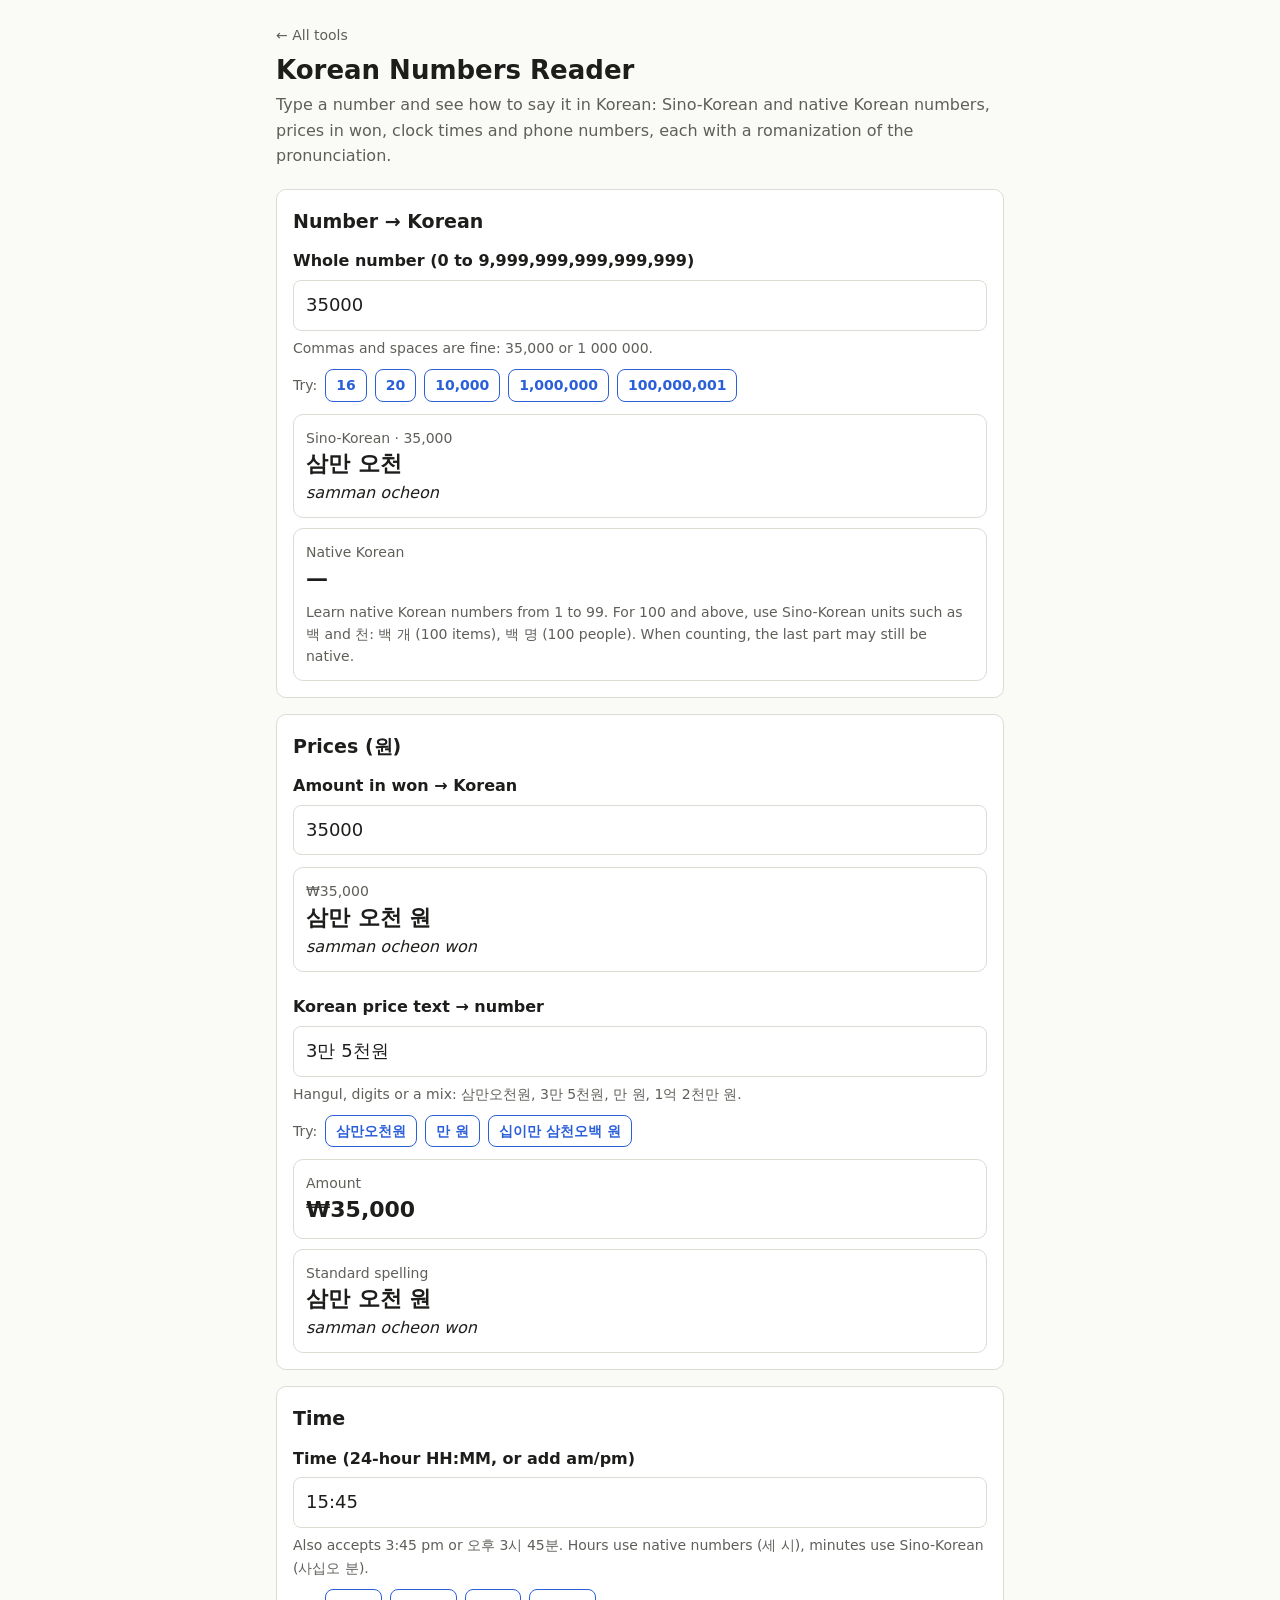
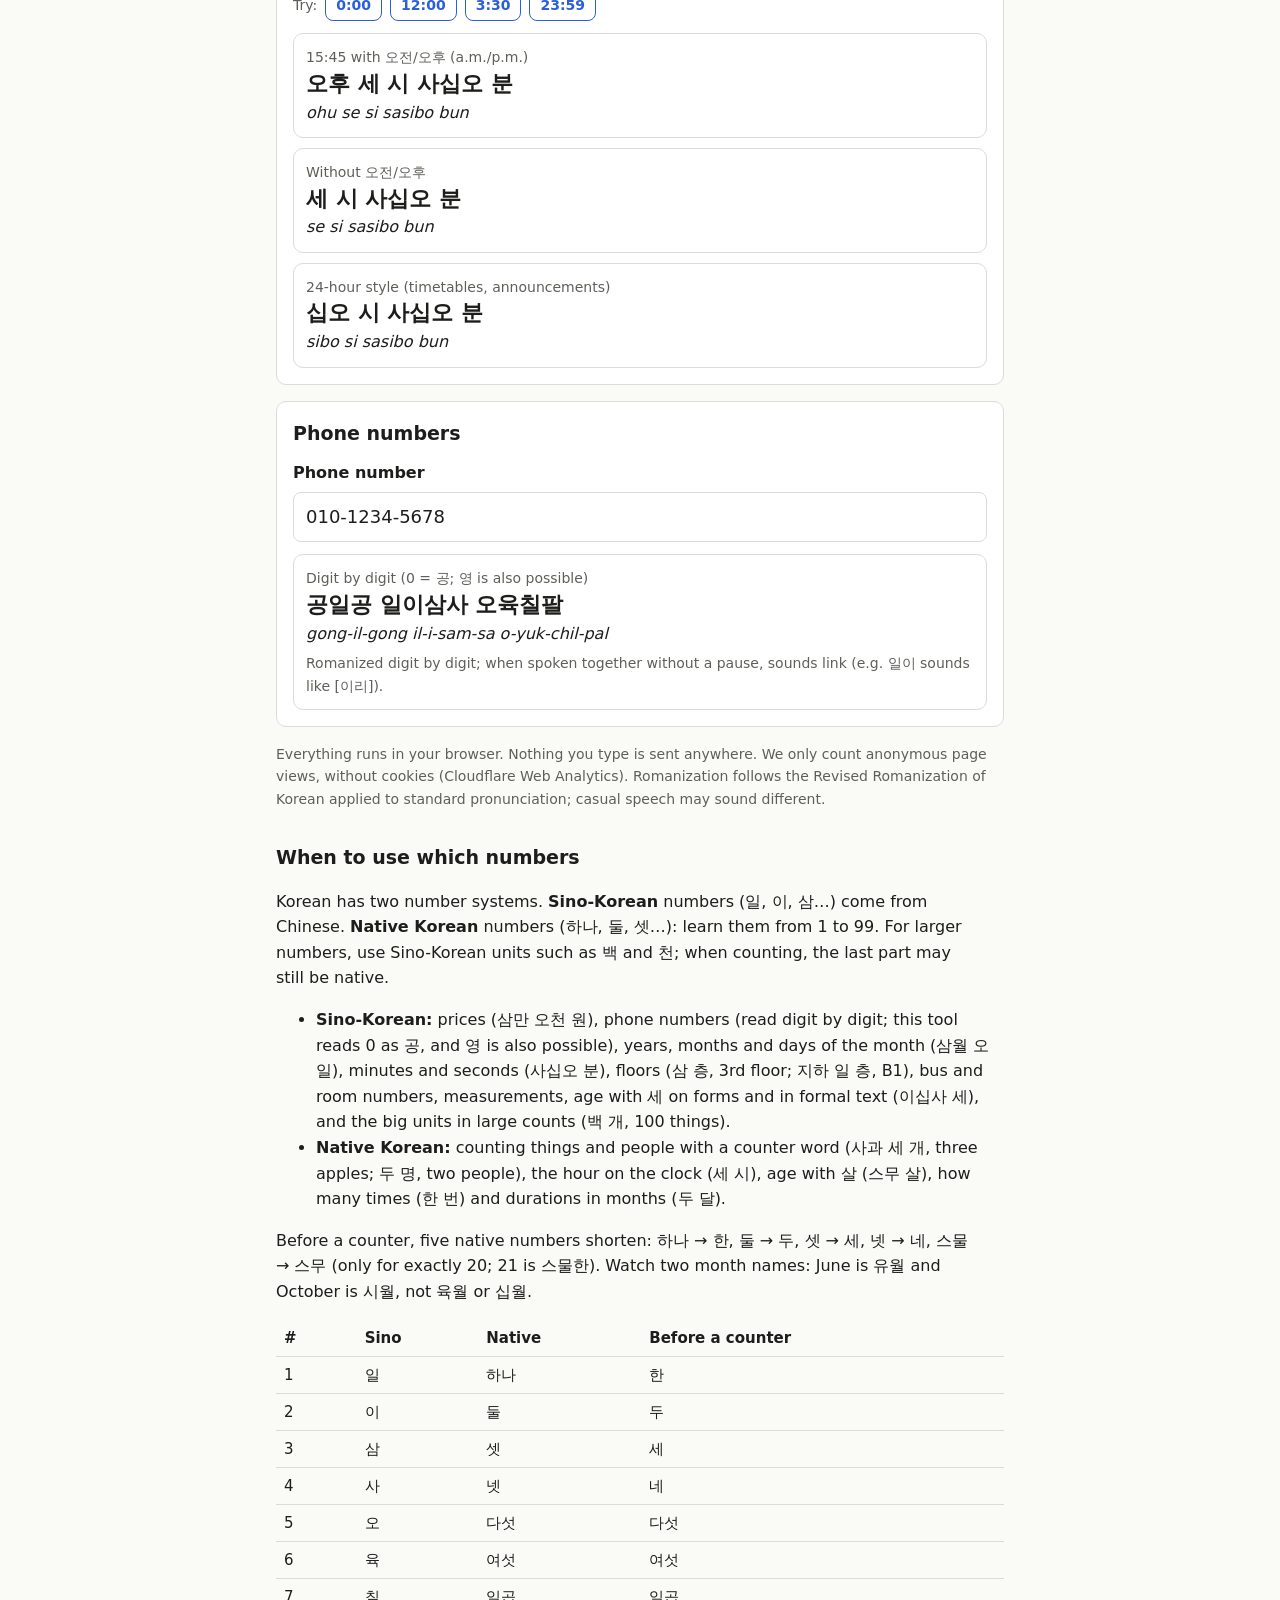
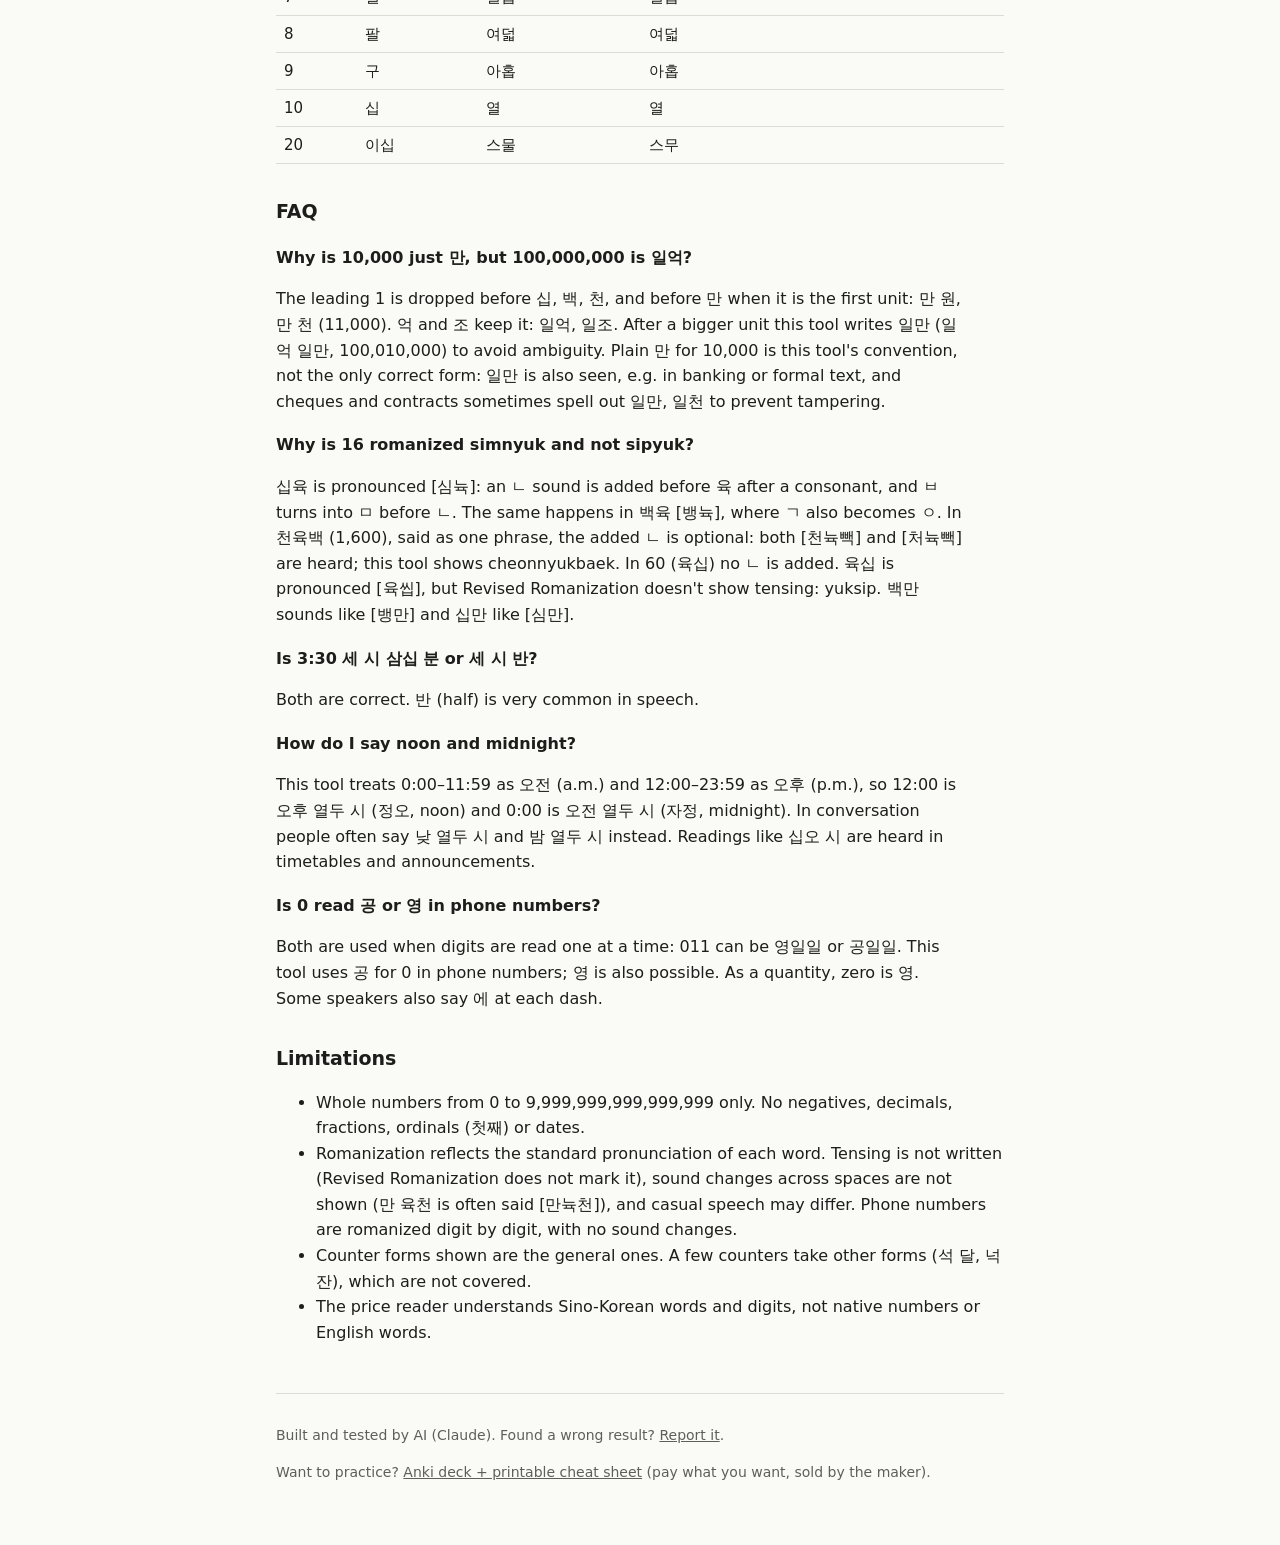
<file: en/korean-numbers/index.html>
<!doctype html>
<html lang="en">
<head>
<meta charset="utf-8">
<meta name="viewport" content="width=device-width, initial-scale=1">
<title>Korean Numbers Reader – Sino &amp; Native Korean Numbers, Prices, Time</title>
<meta name="description" content="Type a number and see how to say it in Korean: Sino-Korean (일, 이, 삼) and native Korean (하나, 둘, 셋) with counter forms, prices in won, clock times, and phone numbers, each with romanization of the pronunciation. Runs entirely in your browser.">
<link rel="stylesheet" href="../../assets/style.css">
<style>
  :root { color-scheme: light dark; }
  [hidden] { display: none !important; }
  .card h2 { margin: 0 0 12px; }
  label.sub { margin-top: 22px; }
  .hint, .note, .msg { font-size: 14px; color: var(--muted); margin: 6px 0 0; word-break: keep-all; }
  .msg { min-height: 1.6em; }
  .msg.err { color: var(--err); }
  .examples { margin: 10px 0 4px; gap: 8px; }
  .examples span { font-size: 14px; color: var(--muted); }
  .examples button { padding: 4px 10px; font-size: 14px; font-weight: 600; }
  .out { display: grid; grid-template-columns: 1fr; gap: 10px; margin-top: 12px; }
  .out .stat .v { font-size: 22px; line-height: 1.4; word-break: keep-all; overflow-wrap: anywhere; }
  .out .stat .v.num { font-size: 22px; }
  .rom { font-style: italic; overflow-wrap: anywhere; }
  .stat .k, .rom, .lead, .note, .hint, .msg, footer.site, td, th { overflow-wrap: anywhere; }
  input[type=text] { font-size: 18px; }
  input[type=text]:focus-visible, button:focus-visible { outline: 3px solid var(--accent); outline-offset: 2px; }
  .explain p, .explain li { max-width: 68ch; }
  .explain h3 { font-size: 16px; margin: 18px 0 4px; }
  table [lang=ko] { white-space: nowrap; }
</style>
</head>
<body>
<div class="wrap">
  <header class="site">
    <a class="home" href="../">← All tools</a>
  </header>

  <h1>Korean Numbers Reader</h1>
  <p class="lead">Type a number and see how to say it in Korean: Sino-Korean and native Korean numbers, prices in won, clock times and phone numbers, each with a romanization of the pronunciation.</p>

  <section class="card" aria-labelledby="h-num">
    <h2 id="h-num">Number → Korean</h2>
    <label for="num-in">Whole number (0 to 9,999,999,999,999,999)</label>
    <input type="text" id="num-in" inputmode="numeric" autocomplete="off" spellcheck="false" value="35000" aria-describedby="num-hint">
    <p class="hint" id="num-hint">Commas and spaces are fine: 35,000 or 1 000 000.</p>
    <div class="row examples">
      <span>Try:</span>
      <button type="button" class="secondary" data-target="num-in" data-value="16">16</button>
      <button type="button" class="secondary" data-target="num-in" data-value="20">20</button>
      <button type="button" class="secondary" data-target="num-in" data-value="10000">10,000</button>
      <button type="button" class="secondary" data-target="num-in" data-value="1000000">1,000,000</button>
      <button type="button" class="secondary" data-target="num-in" data-value="100000001">100,000,001</button>
    </div>
    <div id="num-out" class="out" aria-live="polite"></div>
  </section>

  <section class="card" aria-labelledby="h-price">
    <h2 id="h-price">Prices (원)</h2>
    <label for="price-num">Amount in won → Korean</label>
    <input type="text" id="price-num" inputmode="numeric" autocomplete="off" spellcheck="false" value="35000">
    <div id="price-num-out" class="out" aria-live="polite"></div>

    <label for="price-ko" class="sub">Korean price text → number</label>
    <input type="text" id="price-ko" autocomplete="off" spellcheck="false" lang="ko" value="3만 5천원" aria-describedby="price-ko-hint">
    <p class="hint" id="price-ko-hint">Hangul, digits or a mix: 삼만오천원, 3만 5천원, 만 원, 1억 2천만 원.</p>
    <div class="row examples">
      <span>Try:</span>
      <button type="button" class="secondary" data-target="price-ko" data-value="삼만오천원" lang="ko">삼만오천원</button>
      <button type="button" class="secondary" data-target="price-ko" data-value="만 원" lang="ko">만 원</button>
      <button type="button" class="secondary" data-target="price-ko" data-value="십이만 삼천오백 원" lang="ko">십이만 삼천오백 원</button>
    </div>
    <div id="price-ko-out" class="out" aria-live="polite"></div>
  </section>

  <section class="card" aria-labelledby="h-time">
    <h2 id="h-time">Time</h2>
    <label for="time-in">Time (24-hour HH:MM, or add am/pm)</label>
    <input type="text" id="time-in" autocomplete="off" spellcheck="false" value="15:45" aria-describedby="time-hint">
    <p class="hint" id="time-hint">Also accepts 3:45 pm or 오후 3시 45분. Hours use native numbers (세 시), minutes use Sino-Korean (사십오 분).</p>
    <div class="row examples">
      <span>Try:</span>
      <button type="button" class="secondary" data-target="time-in" data-value="0:00">0:00</button>
      <button type="button" class="secondary" data-target="time-in" data-value="12:00">12:00</button>
      <button type="button" class="secondary" data-target="time-in" data-value="3:30">3:30</button>
      <button type="button" class="secondary" data-target="time-in" data-value="23:59">23:59</button>
    </div>
    <div id="time-out" class="out" aria-live="polite"></div>
  </section>

  <section class="card" aria-labelledby="h-phone">
    <h2 id="h-phone">Phone numbers</h2>
    <label for="phone-in">Phone number</label>
    <input type="text" id="phone-in" inputmode="tel" autocomplete="off" spellcheck="false" value="010-1234-5678">
    <div id="phone-out" class="out" aria-live="polite"></div>
  </section>

  <p class="privacy">Everything runs in your browser. Nothing you type is sent anywhere. We only count anonymous page views, without cookies (Cloudflare Web Analytics). Romanization follows the Revised Romanization of Korean applied to standard pronunciation; casual speech may sound different.</p>

  <section class="explain">
    <h2>When to use which numbers</h2>
    <p>Korean has two number systems. <strong>Sino-Korean</strong> numbers (<span lang="ko">일, 이, 삼</span>…) come from Chinese. <strong>Native Korean</strong> numbers (<span lang="ko">하나, 둘, 셋</span>…): learn them from 1 to 99. For larger numbers, use Sino-Korean units such as <span lang="ko">백</span> and <span lang="ko">천</span>; when counting, the last part may still be native.</p>
    <ul>
      <li><strong>Sino-Korean:</strong> prices (<span lang="ko">삼만 오천 원</span>), phone numbers (read digit by digit; this tool reads 0 as <span lang="ko">공</span>, and <span lang="ko">영</span> is also possible), years, months and days of the month (<span lang="ko">삼월 오 일</span>), minutes and seconds (<span lang="ko">사십오 분</span>), floors (<span lang="ko">삼 층</span>, 3rd floor; <span lang="ko">지하 일 층</span>, B1), bus and room numbers, measurements, age with <span lang="ko">세</span> on forms and in formal text (<span lang="ko">이십사 세</span>), and the big units in large counts (<span lang="ko">백 개</span>, 100 things).</li>
      <li><strong>Native Korean:</strong> counting things and people with a counter word (<span lang="ko">사과 세 개</span>, three apples; <span lang="ko">두 명</span>, two people), the hour on the clock (<span lang="ko">세 시</span>), age with <span lang="ko">살</span> (<span lang="ko">스무 살</span>), how many times (<span lang="ko">한 번</span>) and durations in months (<span lang="ko">두 달</span>).</li>
    </ul>
    <p>Before a counter, five native numbers shorten: <span lang="ko">하나 → 한, 둘 → 두, 셋 → 세, 넷 → 네, 스물 → 스무</span> (only for exactly 20; 21 is <span lang="ko">스물한</span>). Watch two month names: June is <span lang="ko">유월</span> and October is <span lang="ko">시월</span>, not 육월 or 십월.</p>
    <table>
      <caption class="sr-only">Korean numbers 1 to 10 and 20</caption>
      <thead><tr><th scope="col">#</th><th scope="col">Sino</th><th scope="col">Native</th><th scope="col">Before a counter</th></tr></thead>
      <tbody id="ref-table">
        <tr data-n="1"><td>1</td><td lang="ko">일</td><td lang="ko">하나</td><td lang="ko">한</td></tr>
        <tr data-n="2"><td>2</td><td lang="ko">이</td><td lang="ko">둘</td><td lang="ko">두</td></tr>
        <tr data-n="3"><td>3</td><td lang="ko">삼</td><td lang="ko">셋</td><td lang="ko">세</td></tr>
        <tr data-n="4"><td>4</td><td lang="ko">사</td><td lang="ko">넷</td><td lang="ko">네</td></tr>
        <tr data-n="5"><td>5</td><td lang="ko">오</td><td lang="ko">다섯</td><td lang="ko">다섯</td></tr>
        <tr data-n="6"><td>6</td><td lang="ko">육</td><td lang="ko">여섯</td><td lang="ko">여섯</td></tr>
        <tr data-n="7"><td>7</td><td lang="ko">칠</td><td lang="ko">일곱</td><td lang="ko">일곱</td></tr>
        <tr data-n="8"><td>8</td><td lang="ko">팔</td><td lang="ko">여덟</td><td lang="ko">여덟</td></tr>
        <tr data-n="9"><td>9</td><td lang="ko">구</td><td lang="ko">아홉</td><td lang="ko">아홉</td></tr>
        <tr data-n="10"><td>10</td><td lang="ko">십</td><td lang="ko">열</td><td lang="ko">열</td></tr>
        <tr data-n="20"><td>20</td><td lang="ko">이십</td><td lang="ko">스물</td><td lang="ko">스무</td></tr>
      </tbody>
    </table>

    <h2>FAQ</h2>
    <h3>Why is 10,000 just 만, but 100,000,000 is 일억?</h3>
    <p>The leading 1 is dropped before <span lang="ko">십, 백, 천</span>, and before <span lang="ko">만</span> when it is the first unit: <span lang="ko">만 원</span>, <span lang="ko">만 천</span> (11,000). <span lang="ko">억</span> and <span lang="ko">조</span> keep it: <span lang="ko">일억, 일조</span>. After a bigger unit this tool writes <span lang="ko">일만</span> (<span lang="ko">일억 일만</span>, 100,010,000) to avoid ambiguity. Plain <span lang="ko">만</span> for 10,000 is this tool's convention, not the only correct form: <span lang="ko">일만</span> is also seen, e.g. in banking or formal text, and cheques and contracts sometimes spell out <span lang="ko">일만, 일천</span> to prevent tampering.</p>
    <h3>Why is 16 romanized simnyuk and not sipyuk?</h3>
    <p><span lang="ko">십육</span> is pronounced [<span lang="ko">심뉵</span>]: an ㄴ sound is added before <span lang="ko">육</span> after a consonant, and ㅂ turns into ㅁ before ㄴ. The same happens in <span lang="ko">백육</span> [<span lang="ko">뱅뉵</span>], where ㄱ also becomes ㅇ. In <span lang="ko">천육백</span> (1,600), said as one phrase, the added ㄴ is optional: both [<span lang="ko">천뉵빽</span>] and [<span lang="ko">처뉵빽</span>] are heard; this tool shows cheonnyukbaek. In 60 (<span lang="ko">육십</span>) no ㄴ is added. <span lang="ko">육십</span> is pronounced [<span lang="ko">육씹</span>], but Revised Romanization doesn't show tensing: yuksip. <span lang="ko">백만</span> sounds like [<span lang="ko">뱅만</span>] and <span lang="ko">십만</span> like [<span lang="ko">심만</span>].</p>
    <h3>Is 3:30 세 시 삼십 분 or 세 시 반?</h3>
    <p>Both are correct. <span lang="ko">반</span> (half) is very common in speech.</p>
    <h3>How do I say noon and midnight?</h3>
    <p>This tool treats 0:00–11:59 as <span lang="ko">오전</span> (a.m.) and 12:00–23:59 as <span lang="ko">오후</span> (p.m.), so 12:00 is <span lang="ko">오후 열두 시</span> (<span lang="ko">정오</span>, noon) and 0:00 is <span lang="ko">오전 열두 시</span> (<span lang="ko">자정</span>, midnight). In conversation people often say <span lang="ko">낮 열두 시</span> and <span lang="ko">밤 열두 시</span> instead. Readings like <span lang="ko">십오 시</span> are heard in timetables and announcements.</p>
    <h3>Is 0 read 공 or 영 in phone numbers?</h3>
    <p>Both are used when digits are read one at a time: 011 can be <span lang="ko">영일일</span> or <span lang="ko">공일일</span>. This tool uses <span lang="ko">공</span> for 0 in phone numbers; <span lang="ko">영</span> is also possible. As a quantity, zero is <span lang="ko">영</span>. Some speakers also say <span lang="ko">에</span> at each dash.</p>

    <h2>Limitations</h2>
    <ul>
      <li>Whole numbers from 0 to 9,999,999,999,999,999 only. No negatives, decimals, fractions, ordinals (<span lang="ko">첫째</span>) or dates.</li>
      <li>Romanization reflects the standard pronunciation of each word. Tensing is not written (Revised Romanization does not mark it), sound changes across spaces are not shown (<span lang="ko">만 육천</span> is often said [<span lang="ko">만뉵천</span>]), and casual speech may differ. Phone numbers are romanized digit by digit, with no sound changes.</li>
      <li>Counter forms shown are the general ones. A few counters take other forms (<span lang="ko">석 달</span>, <span lang="ko">넉 잔</span>), which are not covered.</li>
      <li>The price reader understands Sino-Korean words and digits, not native numbers or English words.</li>
    </ul>
  </section>

  <footer class="site">
    <p>Built and tested by AI (Claude). Found a wrong result? <a href="https://github.com/ghwnd8938-netizen/hangul-tools/issues">Report it</a>.</p>
    <p><span id="support">Want to practice? <a href="https://t70572193.gumroad.com/l/dobhl">Anki deck + printable cheat sheet</a> (pay what you want, sold by the maker).</span></p>
  </footer>
</div>

<script src="tool.js"></script>
<script>
(function () {
  'use strict';
  var K = window.KoreanNumbers;
  var $ = function (id) { return document.getElementById(id); };

  function el(tag, cls, text, lang) {
    var e = document.createElement(tag);
    if (cls) e.className = cls;
    if (text != null) e.textContent = text;
    if (lang) e.lang = lang;
    return e;
  }

  // One result card: label, Korean text, romanization line, optional note.
  function block(label, ko, rom, note, isNumber) {
    var d = el('div', 'stat');
    d.appendChild(el('div', 'k', label));
    d.appendChild(el('div', 'v' + (isNumber ? ' num' : ''), ko, isNumber ? null : 'ko'));
    if (rom) d.appendChild(el('div', 'rom', rom));
    if (note) d.appendChild(el('div', 'note', note));
    return d;
  }

  function show(outId, nodes) {
    var out = $(outId);
    out.textContent = '';
    nodes.forEach(function (n) { out.appendChild(n); });
  }

  function message(r) {
    return el('p', 'msg' + (r.empty ? '' : ' err'), r.error);
  }

  function renderNumber() {
    var r = K.readNumber($('num-in').value);
    if (!r.ok) return show('num-out', [message(r)]);
    var nodes = [block('Sino-Korean · ' + r.formatted, r.sino, r.sinoRoman)];
    if (r.native) {
      nodes.push(block('Native Korean', r.native.base, r.native.baseRoman));
      var c = r.native.counter;
      var phrases = [c + ' 개', c + ' 명', c + ' 살'];
      nodes.push(block(
        r.native.changes ? 'Before a counter (form changes)' : 'Before a counter (same form)',
        phrases.join(' · '),
        phrases.map(K.romanize).join(' · '),
        '개 = items, 명 = people, 살 = years of age'
      ));
    } else {
      nodes.push(block('Native Korean', '—', null, r.nativeNote));
    }
    show('num-out', nodes);
  }

  function renderPriceNum() {
    var r = K.readNumber($('price-num').value);
    if (!r.ok) return show('price-num-out', [message(r)]);
    var ko = K.price(r.digits);
    show('price-num-out', [block('₩' + r.formatted, ko, K.romanize(ko))]);
  }

  function renderPriceKo() {
    var r = K.parsePrice($('price-ko').value);
    if (!r.ok) return show('price-ko-out', [message(r)]);
    show('price-ko-out', [
      block('Amount', '₩' + r.formatted, null, null, true),
      block('Standard spelling', r.reading, r.roman)
    ]);
  }

  function renderTime() {
    var r = K.readTime($('time-in').value);
    if (!r.ok) return show('time-out', [message(r)]);
    var nodes = [block(r.hhmm + ' with 오전/오후 (a.m./p.m.)', r.withPeriod, r.withPeriodRoman)];
    if (r.half) nodes.push(block('With 반 (half past)', r.halfWithPeriod, r.halfWithPeriodRoman));
    nodes.push(block('Without 오전/오후', r.half ? r.plain + ' · ' + r.half : r.plain,
      r.half ? r.plainRoman + ' · ' + r.halfRoman : r.plainRoman));
    if (r.special) {
      nodes.push(block(r.special === '정오' ? 'Noon' : 'Midnight', r.special, r.specialRoman,
        r.special === '정오' ? 'Also commonly: 낮 열두 시' : 'Also commonly: 밤 열두 시'));
    }
    if (r.h24) nodes.push(block('24-hour style (timetables, announcements)', r.h24, r.h24Roman));
    show('time-out', nodes);
  }

  function renderPhone() {
    var r = K.readPhone($('phone-in').value);
    if (!r.ok) return show('phone-out', [message(r)]);
    show('phone-out', [block('Digit by digit (0 = 공; 영 is also possible)', r.korean, r.roman,
      'Romanized digit by digit; when spoken together without a pause, sounds link (e.g. 일이 sounds like [이리]).')]);
  }

  var renderers = {
    'num-in': renderNumber, 'price-num': renderPriceNum, 'price-ko': renderPriceKo,
    'time-in': renderTime, 'phone-in': renderPhone
  };
  Object.keys(renderers).forEach(function (id) {
    $(id).addEventListener('input', renderers[id]);
    renderers[id]();
  });

  Array.prototype.forEach.call(document.querySelectorAll('button[data-target]'), function (b) {
    b.addEventListener('click', function () {
      var input = $(b.getAttribute('data-target'));
      input.value = b.getAttribute('data-value');
      renderers[input.id]();
    });
  });
}());
</script>
<!-- Cloudflare Web Analytics --><script type='module' src='https://static.cloudflareinsights.com/beacon.min.js' data-cf-beacon='{"token": "afccc6780c41436a98f3edf4b175fd0a"}'></script><!-- End Cloudflare Web Analytics -->
</body>
</html>
</file>
<file: assets/style.css>
/* 한국어 도구 모음 공통 스타일 */
:root {
  --bg: #fafaf7; --surface: #ffffff; --text: #1d1d1b; --muted: #5f5f5a;
  --border: #dcdcd4; --accent: #2b5fd9; --accent-text: #ffffff;
  --ok: #1f7a3a; --warn: #a15c00; --err: #b3261e; --code-bg: #f1f1ec;
  --radius: 10px; --gap: 16px;
  font-family: "Pretendard", "Apple SD Gothic Neo", "Malgun Gothic", "Noto Sans KR", system-ui, sans-serif;
}
@media (prefers-color-scheme: dark) {
  :root { --bg: #161615; --surface: #1f1f1d; --text: #ececE6; --muted: #a9a9a2; --border: #3a3a36;
          --accent: #7ea2ff; --accent-text: #0d0d0c; --ok: #6fcf8b; --warn: #f0b35a; --err: #ff8a80; --code-bg: #2a2a27; }
}
* { box-sizing: border-box; }
html, body { margin: 0; background: var(--bg); color: var(--text); }
body { line-height: 1.6; font-size: 16px; }
.wrap { max-width: 760px; margin: 0 auto; padding: 24px 16px 48px; }
header.site { display: flex; justify-content: space-between; align-items: baseline; gap: 12px; flex-wrap: wrap; margin-bottom: 8px; }
header.site a.home { color: var(--muted); text-decoration: none; font-size: 14px; }
h1 { font-size: 26px; line-height: 1.3; margin: 8px 0 4px; }
h2 { font-size: 19px; margin: 32px 0 8px; }
p.lead { color: var(--muted); margin: 0 0 20px; }
.card { background: var(--surface); border: 1px solid var(--border); border-radius: var(--radius); padding: var(--gap); margin: 0 0 var(--gap); }
label { display: block; font-weight: 600; margin: 0 0 6px; }
textarea, input[type=text], input[type=number], select {
  width: 100%; font: inherit; color: var(--text); background: var(--surface);
  border: 1px solid var(--border); border-radius: 8px; padding: 10px 12px; }
textarea { min-height: 180px; resize: vertical; }
input[type=number] { width: 8em; }
button, .btn { font: inherit; font-weight: 600; cursor: pointer; border: 1px solid var(--accent); background: var(--accent);
  color: var(--accent-text); border-radius: 8px; padding: 9px 16px; text-decoration: none; display: inline-block; }
button.secondary { background: transparent; color: var(--accent); }
button:disabled { opacity: .5; cursor: not-allowed; }
.row { display: flex; gap: 12px; flex-wrap: wrap; align-items: center; }
.stats { display: grid; grid-template-columns: repeat(auto-fit, minmax(150px, 1fr)); gap: 12px; }
.stat { background: var(--surface); border: 1px solid var(--border); border-radius: var(--radius); padding: 12px; }
.stat .k { color: var(--muted); font-size: 14px; }
.stat .v { font-size: 24px; font-weight: 700; font-variant-numeric: tabular-nums; }
.ok { color: var(--ok); } .warn { color: var(--warn); } .err { color: var(--err); }
code, pre { font-family: ui-monospace, "D2Coding", Menlo, Consolas, monospace; background: var(--code-bg); border-radius: 6px; }
code { padding: 1px 5px; } pre { padding: 12px; overflow-x: auto; white-space: pre-wrap; word-break: break-all; }
.drop { border: 2px dashed var(--border); border-radius: var(--radius); padding: 28px 16px; text-align: center; color: var(--muted); }
.drop.over { border-color: var(--accent); color: var(--text); }
.privacy { font-size: 14px; color: var(--muted); }
footer.site { margin-top: 48px; padding-top: 16px; border-top: 1px solid var(--border); font-size: 14px; color: var(--muted); }
footer.site a { color: var(--muted); }
table { border-collapse: collapse; width: 100%; font-size: 15px; }
th, td { border-bottom: 1px solid var(--border); padding: 6px 8px; text-align: left; }
.sr-only { position: absolute; width: 1px; height: 1px; overflow: hidden; clip: rect(0 0 0 0); }
</file>
